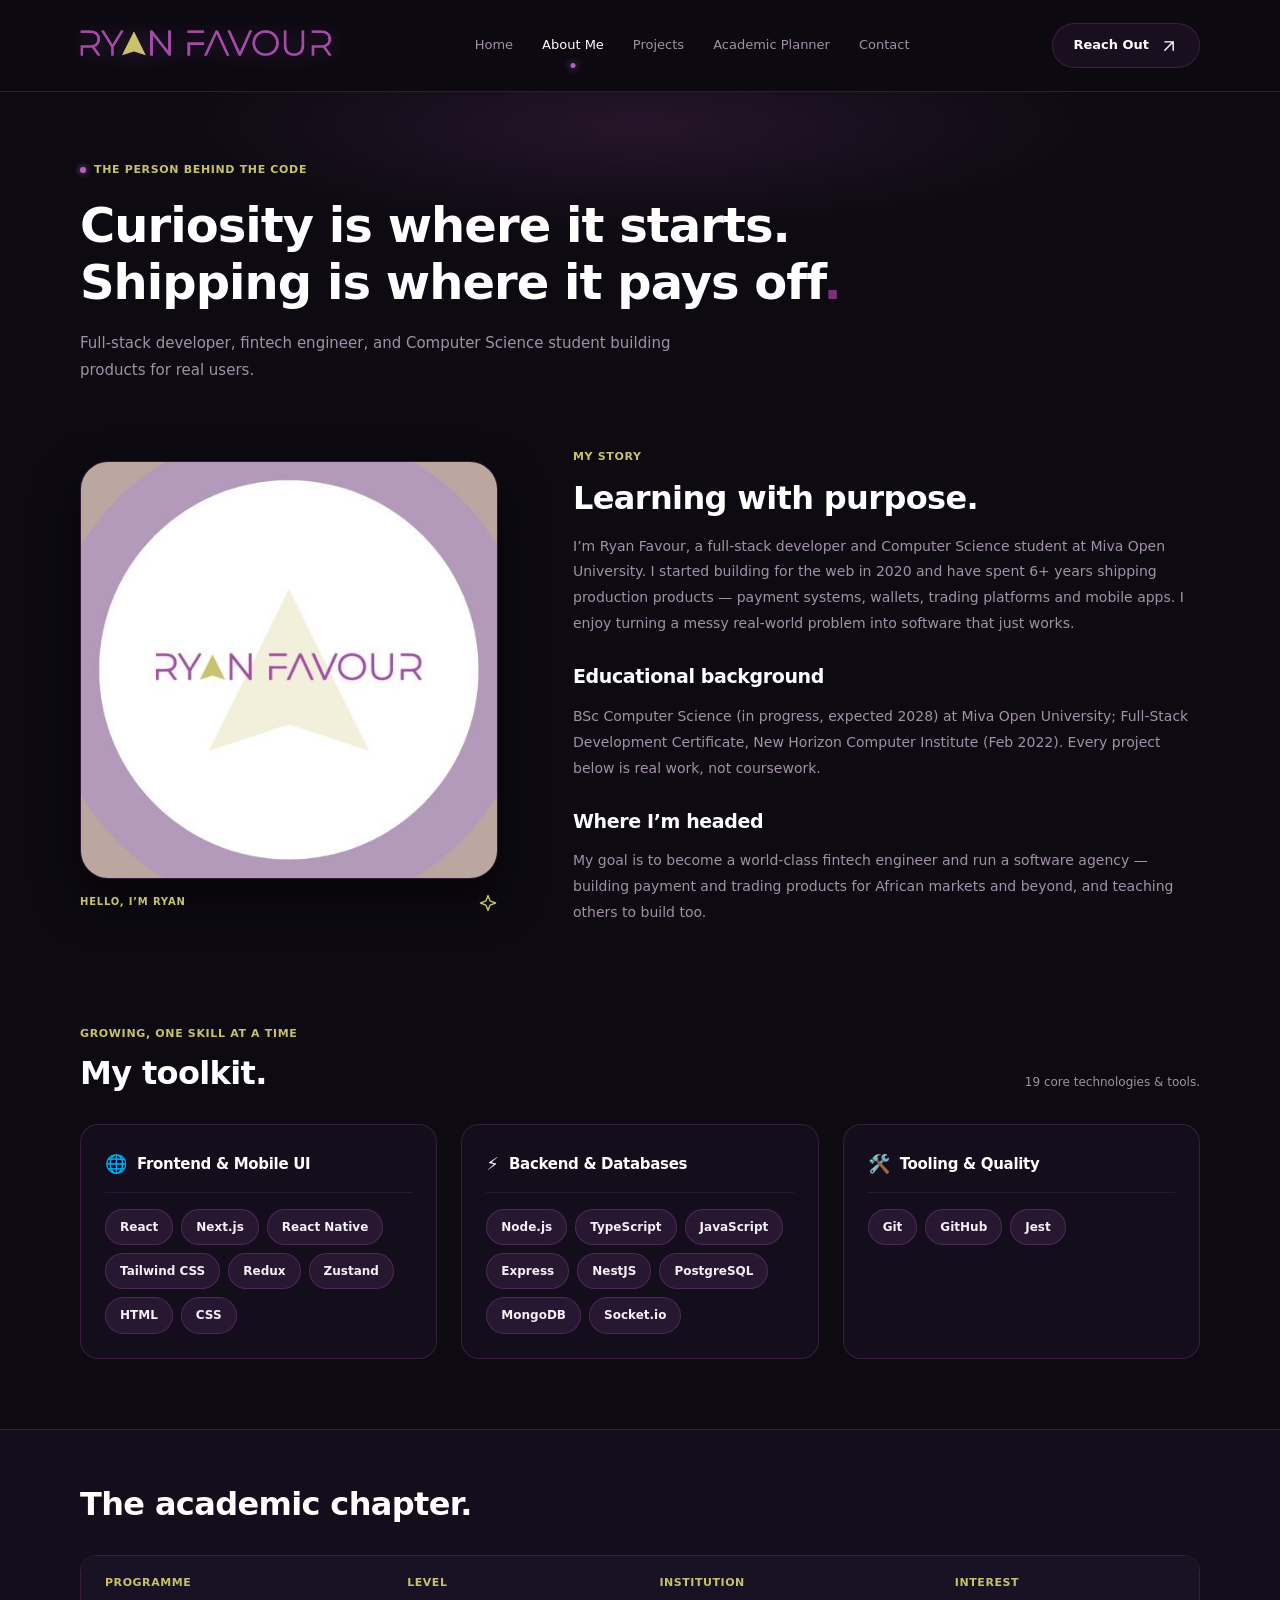
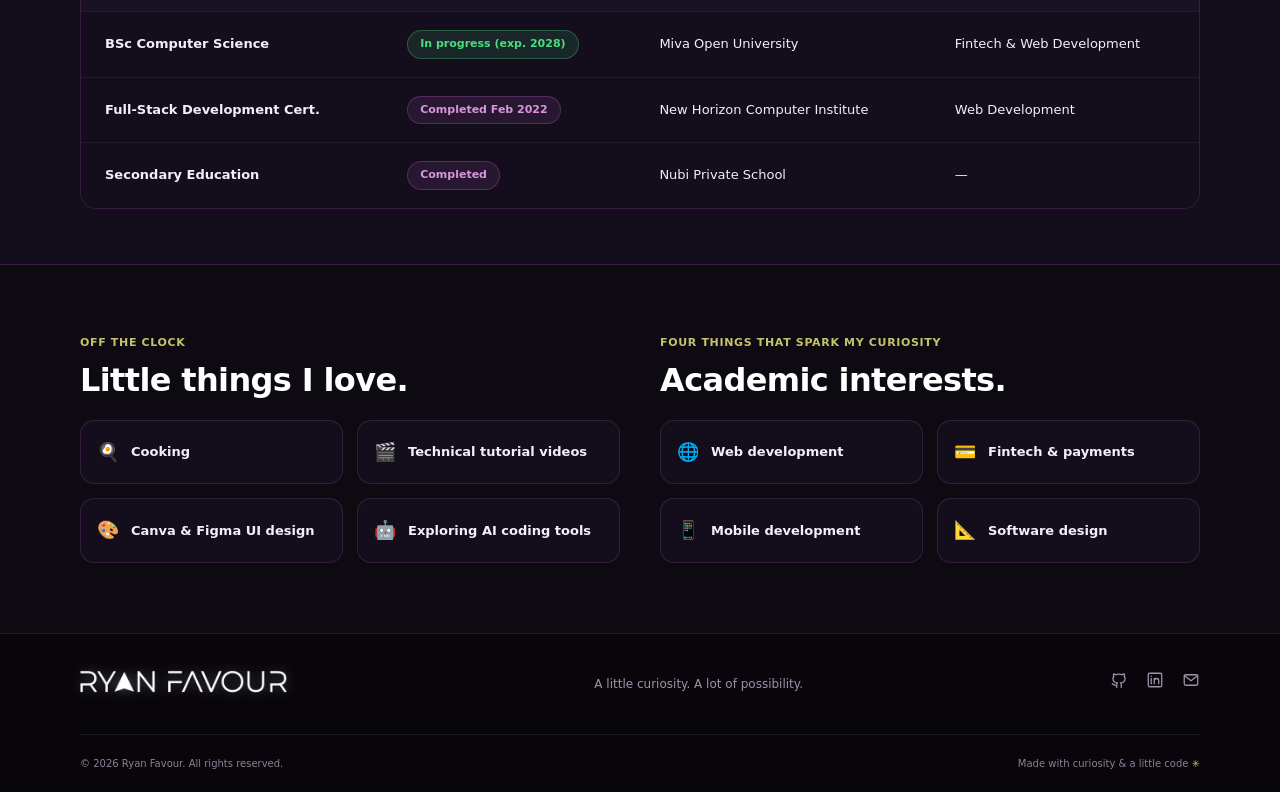
<file: html/about.html>
<!doctype html>
<html lang="en">
    <head>
        <meta charset="UTF-8" />
        <meta name="viewport" content="width=device-width, initial-scale=1.0" />
        <title>About Ryan | Ryan Favour</title>
        <meta
            name="description"
            content="Learn about Ryan Favour’s background, skills, education, and aspirations as a full-stack and fintech developer."
        />
        <meta property="og:title" content="About Ryan | Ryan Favour" />
        <meta
            property="og:description"
            content="Learn about Ryan Favour’s background, skills, education, and aspirations as a full-stack and fintech developer."
        />
        <meta property="og:type" content="website" />
        <meta name="twitter:card" content="summary_large_image" />
        <link rel="icon" href="../images/badge.jpg" />
        <link rel="icon" href="../images/favicon.svg" type="image/svg+xml" />
        <link rel="stylesheet" href="../css/style.css" />
        <script src="../js/script.js" defer></script>
    </head>
    <body>
        <a class="skip-link" href="#main">Skip to content</a>
        <header class="site-header">
            <div class="container nav-wrap">
                <a class="brand" href="/" aria-label="Ryan Favour">
                    <img
                        src="../images/logo.png"
                        alt="Ryan Favour"
                        class="site-logo"
                    />
                </a>
                <button
                    class="menu-toggle"
                    aria-label="Open navigation"
                    aria-expanded="false"
                >
                    <svg
                        viewBox="0 0 24 24"
                        width="20"
                        height="20"
                        fill="none"
                        stroke="currentColor"
                        stroke-width="1.7"
                        stroke-linecap="round"
                        stroke-linejoin="round"
                        aria-hidden="true"
                    >
                        <path d="M4 6h16M4 12h16M4 18h16" />
                    </svg>
                </button>
                <nav aria-label="Main navigation">
                    <a href="/">Home</a>
                    <a href="/html/about.html" aria-current="page">About Me</a>
                    <a href="/html/projects.html">Projects</a>
                    <a href="/html/planner.html">Academic Planner</a>
                    <a href="/html/contact.html">Contact</a>
                </nav>
                <a class="nav-cta" href="/html/contact.html">
                    Reach Out
                    <svg
                        viewBox="0 0 24 24"
                        width="20"
                        height="20"
                        fill="none"
                        stroke="currentColor"
                        stroke-width="1.7"
                        stroke-linecap="round"
                        stroke-linejoin="round"
                        aria-hidden="true"
                    >
                        <path d="M7 17 17 7M7 7h10v10" />
                    </svg>
                </a>
            </div>
        </header>
        <main id="main">
            <section class="page-intro container">
                <div class="eyebrow">
                    <span></span>THE PERSON BEHIND THE CODE
                </div>
                <h1>
                    Curiosity is where it starts. Shipping is where it pays
                    off<span class="blue-dot">.</span>
                </h1>
                <p>
                    Full-stack developer, fintech engineer, and Computer Science
                    student building products for real users.
                </p>
            </section>
            <section class="container about-layout">
                <div class="about-photo">
                    <img
                        src="../images/badge.jpg"
                        alt="Ryan Favour logo mark"
                        width="1024"
                        height="1024"
                    />
                    <span>
                        HELLO, I’M RYAN
                        <svg
                            viewBox="0 0 24 24"
                            width="20"
                            height="20"
                            fill="none"
                            stroke="currentColor"
                            stroke-width="1.7"
                            stroke-linecap="round"
                            stroke-linejoin="round"
                            aria-hidden="true"
                        >
                            <path
                                d="m12 3 2.5 6.5L21 12l-6.5 2.5L12 21l-2.5-6.5L3 12l6.5-2.5L12 3Z"
                            />
                        </svg>
                    </span>
                </div>
                <div>
                    <div class="eyebrow">MY STORY</div>
                    <h2>Learning with purpose.</h2>
                    <p>
                        I’m Ryan Favour, a full-stack developer and Computer
                        Science student at Miva Open University. I started
                        building for the web in 2020 and have spent 6+ years
                        shipping production products — payment systems, wallets,
                        trading platforms and mobile apps. I enjoy turning a
                        messy real-world problem into software that just works.
                    </p>
                    <h3>Educational background</h3>
                    <p>
                        BSc Computer Science (in progress, expected 2028) at
                        Miva Open University; Full-Stack Development
                        Certificate, New Horizon Computer Institute (Feb 2022).
                        Every project below is real work, not coursework.
                    </p>
                    <h3>Where I’m headed</h3>
                    <p>
                        My goal is to become a world-class fintech engineer and
                        run a software agency — building payment and trading
                        products for African markets and beyond, and teaching
                        others to build too.
                    </p>
                </div>
            </section>
            <section class="container section">
                <div class="section-heading">
                    <div>
                        <div class="eyebrow">GROWING, ONE SKILL AT A TIME</div>
                        <h2>My toolkit.</h2>
                    </div>
                    <span class="muted">19 core technologies &amp; tools.</span>
                </div>
                <div class="skills-category-grid">
                    <div class="skill-category-card">
                        <div class="skill-category-header">
                            <span class="skill-category-icon">🌐</span>
                            <h3>Frontend &amp; Mobile UI</h3>
                        </div>
                        <div class="skills-chips">
                            <span class="skill-chip">React</span>
                            <span class="skill-chip">Next.js</span>
                            <span class="skill-chip">React Native</span>
                            <span class="skill-chip">Tailwind CSS</span>
                            <span class="skill-chip">Redux</span>
                            <span class="skill-chip">Zustand</span>
                            <span class="skill-chip">HTML</span>
                            <span class="skill-chip">CSS</span>
                        </div>
                    </div>
                    <div class="skill-category-card">
                        <div class="skill-category-header">
                            <span class="skill-category-icon">⚡</span>
                            <h3>Backend &amp; Databases</h3>
                        </div>
                        <div class="skills-chips">
                            <span class="skill-chip">Node.js</span>
                            <span class="skill-chip">TypeScript</span>
                            <span class="skill-chip">JavaScript</span>
                            <span class="skill-chip">Express</span>
                            <span class="skill-chip">NestJS</span>
                            <span class="skill-chip">PostgreSQL</span>
                            <span class="skill-chip">MongoDB</span>
                            <span class="skill-chip">Socket.io</span>
                        </div>
                    </div>
                    <div class="skill-category-card">
                        <div class="skill-category-header">
                            <span class="skill-category-icon">🛠️</span>
                            <h3>Tooling &amp; Quality</h3>
                        </div>
                        <div class="skills-chips">
                            <span class="skill-chip">Git</span>
                            <span class="skill-chip">GitHub</span>
                            <span class="skill-chip">Jest</span>
                        </div>
                    </div>
                </div>
            </section>
            <section class="info-band">
                <div class="container">
                    <div class="section-heading">
                        <h2>The academic chapter.</h2>
                    </div>
                    <div class="table-scroll">
                        <table>
                            <thead>
                                <tr>
                                    <th>Programme</th>
                                    <th>Level</th>
                                    <th>Institution</th>
                                    <th>Interest</th>
                                </tr>
                            </thead>
                            <tbody>
                                <tr>
                                    <td>
                                        <strong>BSc Computer Science</strong>
                                    </td>
                                    <td>
                                        <span class="badge-status active"
                                            >In progress (exp. 2028)</span
                                        >
                                    </td>
                                    <td>Miva Open University</td>
                                    <td>Fintech &amp; Web Development</td>
                                </tr>
                                <tr>
                                    <td>
                                        <strong
                                            >Full-Stack Development
                                            Cert.</strong
                                        >
                                    </td>
                                    <td>
                                        <span class="badge-status completed"
                                            >Completed Feb 2022</span
                                        >
                                    </td>
                                    <td>New Horizon Computer Institute</td>
                                    <td>Web Development</td>
                                </tr>
                                <tr>
                                    <td>
                                        <strong>Secondary Education</strong>
                                    </td>
                                    <td>
                                        <span class="badge-status completed"
                                            >Completed</span
                                        >
                                    </td>
                                    <td>Nubi Private School</td>
                                    <td>—</td>
                                </tr>
                            </tbody>
                        </table>
                    </div>
                </div>
            </section>
            <section class="container section hobbies-grid">
                <div>
                    <div class="eyebrow">OFF THE CLOCK</div>
                    <h2>Little things I love.</h2>
                    <div class="tile-list">
                        <div class="tile-item">
                            <span class="tile-icon">🍳</span>
                            <span>Cooking</span>
                        </div>
                        <div class="tile-item">
                            <span class="tile-icon">🎬</span>
                            <span>Technical tutorial videos</span>
                        </div>
                        <div class="tile-item">
                            <span class="tile-icon">🎨</span>
                            <span>Canva &amp; Figma UI design</span>
                        </div>
                        <div class="tile-item">
                            <span class="tile-icon">🤖</span>
                            <span>Exploring AI coding tools</span>
                        </div>
                    </div>
                </div>
                <div>
                    <div class="eyebrow">
                        FOUR THINGS THAT SPARK MY CURIOSITY
                    </div>
                    <h2>Academic interests.</h2>
                    <div class="tile-list">
                        <div class="tile-item">
                            <span class="tile-icon">🌐</span>
                            <span>Web development</span>
                        </div>
                        <div class="tile-item">
                            <span class="tile-icon">💳</span>
                            <span>Fintech &amp; payments</span>
                        </div>
                        <div class="tile-item">
                            <span class="tile-icon">📱</span>
                            <span>Mobile development</span>
                        </div>
                        <div class="tile-item">
                            <span class="tile-icon">📐</span>
                            <span>Software design</span>
                        </div>
                    </div>
                </div>
            </section>
        </main>
        <footer>
            <div class="container footer-top">
                <a class="brand" href="/" aria-label="Ryan Favour">
                    <img
                        src="../images/logo.png"
                        alt="Ryan Favour"
                        class="site-logo"
                    />
                </a>
                <p>A little curiosity. A lot of possibility.</p>
                <div class="socials">
                    <a
                        href="https://github.com/"
                        target="_blank"
                        rel="noopener"
                        aria-label="GitHub"
                    >
                        <svg
                            viewBox="0 0 24 24"
                            width="20"
                            height="20"
                            fill="none"
                            stroke="currentColor"
                            stroke-width="1.7"
                            stroke-linecap="round"
                            stroke-linejoin="round"
                            aria-hidden="true"
                        >
                            <path
                                d="M9 19c-4 1-4-2-6-2m12 5v-4c0-1-.2-2-1-2 4-.5 6-2 6-6a5 5 0 0 0-1-3c.4-1 .4-2 0-3-2 0-3 1-3 1a12 12 0 0 0-8 0S6 4 5 4c-.4 1-.4 2 0 3a5 5 0 0 0-1 3c0 4 2 5.5 6 6-.8.5-1 1-1 2v4"
                            />
                        </svg>
                    </a>
                    <a
                        href="https://www.linkedin.com/"
                        target="_blank"
                        rel="noopener"
                        aria-label="LinkedIn"
                    >
                        <svg
                            viewBox="0 0 24 24"
                            width="20"
                            height="20"
                            fill="none"
                            stroke="currentColor"
                            stroke-width="1.7"
                            stroke-linecap="round"
                            stroke-linejoin="round"
                            aria-hidden="true"
                        >
                            <rect x="3" y="3" width="18" height="18" rx="2" />
                            <path
                                d="M7 10v7M7 7v.1M11 17v-7m0 3c0-4 6-4 6 0v4"
                            />
                        </svg>
                    </a>
                    <a href="/html/contact.html" aria-label="Contact Ryan">
                        <svg
                            viewBox="0 0 24 24"
                            width="20"
                            height="20"
                            fill="none"
                            stroke="currentColor"
                            stroke-width="1.7"
                            stroke-linecap="round"
                            stroke-linejoin="round"
                            aria-hidden="true"
                        >
                            <rect x="3" y="5" width="18" height="14" rx="2" />
                            <path d="m3 6 9 7 9-7" />
                        </svg>
                    </a>
                </div>
            </div>
            <div class="container footer-bottom">
                <span
                    >© <span class="year">2026</span> Ryan Favour. All rights
                    reserved.</span
                >
                <span
                    >Made with curiosity & a little code
                    <span class="blue-star">✳</span></span
                >
            </div>
        </footer>
    </body>
</html>
</file>
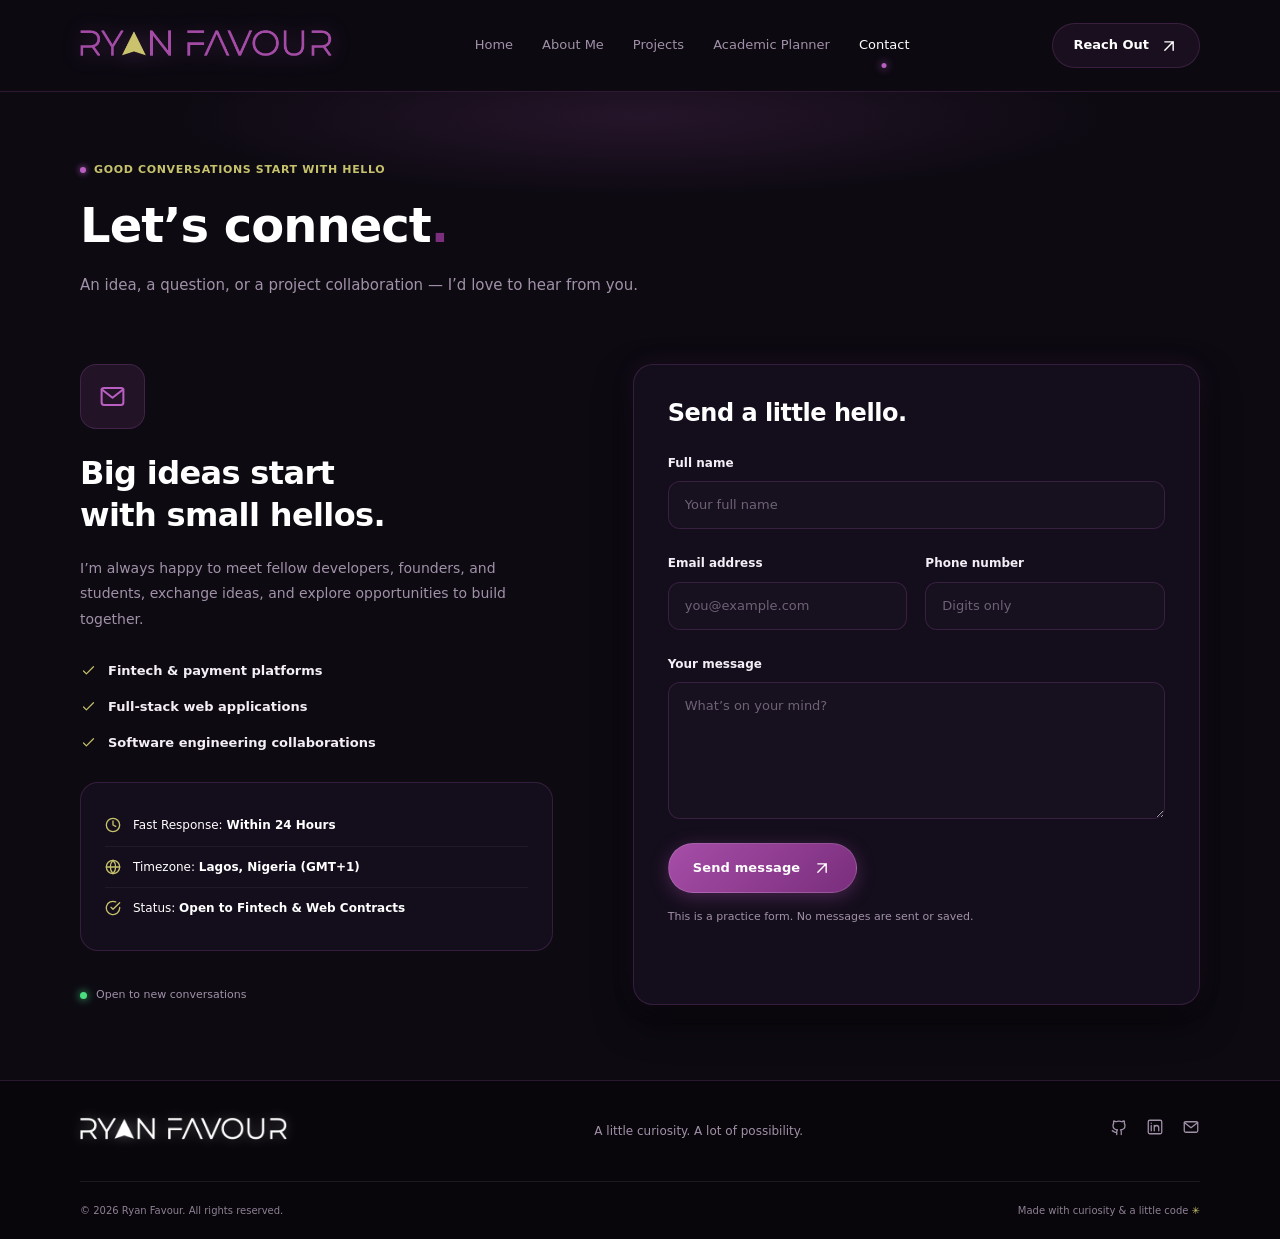
<file: html/contact.html>
<!doctype html>
<html lang="en">
    <head>
        <meta charset="UTF-8" />
        <meta name="viewport" content="width=device-width, initial-scale=1.0" />
        <title>Contact Ryan | Ryan Favour</title>
        <meta
            name="description"
            content="Connect with Ryan Favour about full-stack web development, fintech projects, and collaboration."
        />
        <meta property="og:title" content="Contact Ryan | Ryan Favour" />
        <meta
            property="og:description"
            content="Connect with Ryan Favour about full-stack web development, fintech projects, and collaboration."
        />
        <meta property="og:type" content="website" />
        <meta name="twitter:card" content="summary_large_image" />
        <link rel="icon" href="../images/badge.jpg" />
        <link rel="icon" href="../images/favicon.svg" type="image/svg+xml" />
        <link rel="stylesheet" href="../css/style.css" />
        <script src="../js/script.js" defer></script>
    </head>
    <body>
        <a class="skip-link" href="#main">Skip to content</a>
        <header class="site-header">
            <div class="container nav-wrap">
                <a class="brand" href="/" aria-label="Ryan Favour">
                    <img
                        src="../images/logo.png"
                        alt="Ryan Favour"
                        class="site-logo"
                    />
                </a>
                <button
                    class="menu-toggle"
                    aria-label="Open navigation"
                    aria-expanded="false"
                >
                    <svg
                        viewBox="0 0 24 24"
                        width="20"
                        height="20"
                        fill="none"
                        stroke="currentColor"
                        stroke-width="1.7"
                        stroke-linecap="round"
                        stroke-linejoin="round"
                        aria-hidden="true"
                    >
                        <path d="M4 6h16M4 12h16M4 18h16" />
                    </svg>
                </button>
                <nav aria-label="Main navigation">
                    <a href="/">Home</a>
                    <a href="/html/about.html">About Me</a>
                    <a href="/html/projects.html">Projects</a>
                    <a href="/html/planner.html">Academic Planner</a>
                    <a href="/html/contact.html" aria-current="page">Contact</a>
                </nav>
                <a class="nav-cta" href="/html/contact.html">
                    Reach Out
                    <svg
                        viewBox="0 0 24 24"
                        width="20"
                        height="20"
                        fill="none"
                        stroke="currentColor"
                        stroke-width="1.7"
                        stroke-linecap="round"
                        stroke-linejoin="round"
                        aria-hidden="true"
                    >
                        <path d="M7 17 17 7M7 7h10v10" />
                    </svg>
                </a>
            </div>
        </header>
        <main id="main">
            <section class="page-intro container">
                <div class="eyebrow">
                    <span></span>GOOD CONVERSATIONS START WITH HELLO
                </div>
                <h1>Let’s connect<span class="blue-dot">.</span></h1>
                <p>
                    An idea, a question, or a project collaboration — I’d love
                    to hear from you.
                </p>
            </section>
            <section class="container contact-layout">
                <div class="contact-copy">
                    <span class="large-icon">
                        <svg
                            viewBox="0 0 24 24"
                            width="20"
                            height="20"
                            fill="none"
                            stroke="currentColor"
                            stroke-width="1.7"
                            stroke-linecap="round"
                            stroke-linejoin="round"
                            aria-hidden="true"
                        >
                            <rect x="3" y="5" width="18" height="14" rx="2" />
                            <path d="m3 6 9 7 9-7" />
                        </svg>
                    </span>
                    <h2>Big ideas start<br />with small hellos.</h2>
                    <p>
                        I’m always happy to meet fellow developers, founders,
                        and students, exchange ideas, and explore opportunities
                        to build together.
                    </p>
                    <div class="contact-topics">
                        <span>
                            <svg
                                viewBox="0 0 24 24"
                                width="20"
                                height="20"
                                fill="none"
                                stroke="currentColor"
                                stroke-width="1.7"
                                stroke-linecap="round"
                                stroke-linejoin="round"
                                aria-hidden="true"
                            >
                                <path d="m5 12 4 4L19 6" />
                            </svg>
                            Fintech &amp; payment platforms
                        </span>
                        <span>
                            <svg
                                viewBox="0 0 24 24"
                                width="20"
                                height="20"
                                fill="none"
                                stroke="currentColor"
                                stroke-width="1.7"
                                stroke-linecap="round"
                                stroke-linejoin="round"
                                aria-hidden="true"
                            >
                                <path d="m5 12 4 4L19 6" />
                            </svg>
                            Full-stack web applications
                        </span>
                        <span>
                            <svg
                                viewBox="0 0 24 24"
                                width="20"
                                height="20"
                                fill="none"
                                stroke="currentColor"
                                stroke-width="1.7"
                                stroke-linecap="round"
                                stroke-linejoin="round"
                                aria-hidden="true"
                            >
                                <path d="m5 12 4 4L19 6" />
                            </svg>
                            Software engineering collaborations
                        </span>
                    </div>

                    <!-- Developer Availability Card -->
                    <div class="availability-card">
                        <div class="avail-item">
                            <svg
                                viewBox="0 0 24 24"
                                fill="none"
                                stroke="currentColor"
                                stroke-width="2"
                                stroke-linecap="round"
                                stroke-linejoin="round"
                            >
                                <circle cx="12" cy="12" r="10" />
                                <polyline points="12 6 12 12 16 14" />
                            </svg>
                            <span
                                >Fast Response:
                                <strong>Within 24 Hours</strong></span
                            >
                        </div>
                        <div class="avail-item">
                            <svg
                                viewBox="0 0 24 24"
                                fill="none"
                                stroke="currentColor"
                                stroke-width="2"
                                stroke-linecap="round"
                                stroke-linejoin="round"
                            >
                                <circle cx="12" cy="12" r="10" />
                                <path
                                    d="M12 2a14.5 14.5 0 0 0 0 20 14.5 14.5 0 0 0 0-20"
                                />
                                <path d="M2 12h20" />
                            </svg>
                            <span
                                >Timezone:
                                <strong>Lagos, Nigeria (GMT+1)</strong></span
                            >
                        </div>
                        <div class="avail-item">
                            <svg
                                viewBox="0 0 24 24"
                                fill="none"
                                stroke="currentColor"
                                stroke-width="2"
                                stroke-linecap="round"
                                stroke-linejoin="round"
                            >
                                <path d="M22 11.08V12a10 10 0 1 1-5.93-9.14" />
                                <polyline points="22 4 12 14.01 9 11.01" />
                            </svg>
                            <span
                                >Status:
                                <strong
                                    >Open to Fintech &amp; Web Contracts</strong
                                ></span
                            >
                        </div>
                    </div>

                    <div class="contact-note">
                        <span class="status-dot"></span>Open to new
                        conversations
                    </div>
                </div>
                <form id="contact-form" class="contact-form" novalidate>
                    <h2>Send a little hello.</h2>
                    <div class="field">
                        <label for="full-name">Full name</label>
                        <input
                            id="full-name"
                            name="fullName"
                            autocomplete="name"
                            placeholder="Your full name"
                            required
                            aria-describedby="full-name-error"
                        />
                        <span class="field-error" id="full-name-error"></span>
                    </div>
                    <div class="contact-fields">
                        <div class="field">
                            <label for="email">Email address</label>
                            <input
                                id="email"
                                name="email"
                                type="email"
                                autocomplete="email"
                                placeholder="you@example.com"
                                required
                                aria-describedby="email-error"
                            />
                            <span class="field-error" id="email-error"></span>
                        </div>
                        <div class="field">
                            <label for="phone">Phone number</label>
                            <input
                                id="phone"
                                name="phone"
                                type="tel"
                                inputmode="numeric"
                                autocomplete="tel"
                                placeholder="Digits only"
                                required
                                aria-describedby="phone-error"
                            />
                            <span class="field-error" id="phone-error"></span>
                        </div>
                    </div>
                    <div class="field">
                        <label for="message">Your message</label>
                        <textarea
                            id="message"
                            name="message"
                            rows="5"
                            placeholder="What’s on your mind?"
                            required
                            aria-describedby="message-error"
                        ></textarea>
                        <span class="field-error" id="message-error"></span>
                    </div>
                    <button class="button primary" type="submit">
                        Send message
                        <svg
                            viewBox="0 0 24 24"
                            width="20"
                            height="20"
                            fill="none"
                            stroke="currentColor"
                            stroke-width="1.7"
                            stroke-linecap="round"
                            stroke-linejoin="round"
                            aria-hidden="true"
                        >
                            <path d="M7 17 17 7M7 7h10v10" />
                        </svg>
                    </button>
                    <p class="form-note">
                        This is a practice form. No messages are sent or saved.
                    </p>
                    <div
                        class="form-success"
                        id="form-success"
                        role="status"
                        hidden
                    >
                        Your message looks great! This demo has validated it,
                        but has not sent it.
                    </div>
                </form>
            </section>
        </main>
        <footer>
            <div class="container footer-top">
                <a class="brand" href="/" aria-label="Ryan Favour">
                    <img
                        src="../images/logo.png"
                        alt="Ryan Favour"
                        class="site-logo"
                    />
                </a>
                <p>A little curiosity. A lot of possibility.</p>
                <div class="socials">
                    <a
                        href="https://github.com/"
                        target="_blank"
                        rel="noopener"
                        aria-label="GitHub"
                    >
                        <svg
                            viewBox="0 0 24 24"
                            width="20"
                            height="20"
                            fill="none"
                            stroke="currentColor"
                            stroke-width="1.7"
                            stroke-linecap="round"
                            stroke-linejoin="round"
                            aria-hidden="true"
                        >
                            <path
                                d="M9 19c-4 1-4-2-6-2m12 5v-4c0-1-.2-2-1-2 4-.5 6-2 6-6a5 5 0 0 0-1-3c.4-1 .4-2 0-3-2 0-3 1-3 1a12 12 0 0 0-8 0S6 4 5 4c-.4 1-.4 2 0 3a5 5 0 0 0-1 3c0 4 2 5.5 6 6-.8.5-1 1-1 2v4"
                            />
                        </svg>
                    </a>
                    <a
                        href="https://www.linkedin.com/"
                        target="_blank"
                        rel="noopener"
                        aria-label="LinkedIn"
                    >
                        <svg
                            viewBox="0 0 24 24"
                            width="20"
                            height="20"
                            fill="none"
                            stroke="currentColor"
                            stroke-width="1.7"
                            stroke-linecap="round"
                            stroke-linejoin="round"
                            aria-hidden="true"
                        >
                            <rect x="3" y="3" width="18" height="18" rx="2" />
                            <path
                                d="M7 10v7M7 7v.1M11 17v-7m0 3c0-4 6-4 6 0v4"
                            />
                        </svg>
                    </a>
                    <a href="/html/contact.html" aria-label="Contact Ryan">
                        <svg
                            viewBox="0 0 24 24"
                            width="20"
                            height="20"
                            fill="none"
                            stroke="currentColor"
                            stroke-width="1.7"
                            stroke-linecap="round"
                            stroke-linejoin="round"
                            aria-hidden="true"
                        >
                            <rect x="3" y="5" width="18" height="14" rx="2" />
                            <path d="m3 6 9 7 9-7" />
                        </svg>
                    </a>
                </div>
            </div>
            <div class="container footer-bottom">
                <span
                    >© <span class="year">2026</span> Ryan Favour. All rights
                    reserved.</span
                >
                <span
                    >Made with curiosity & a little code
                    <span class="blue-star">✳</span></span
                >
            </div>
        </footer>
    </body>
</html>
</file>
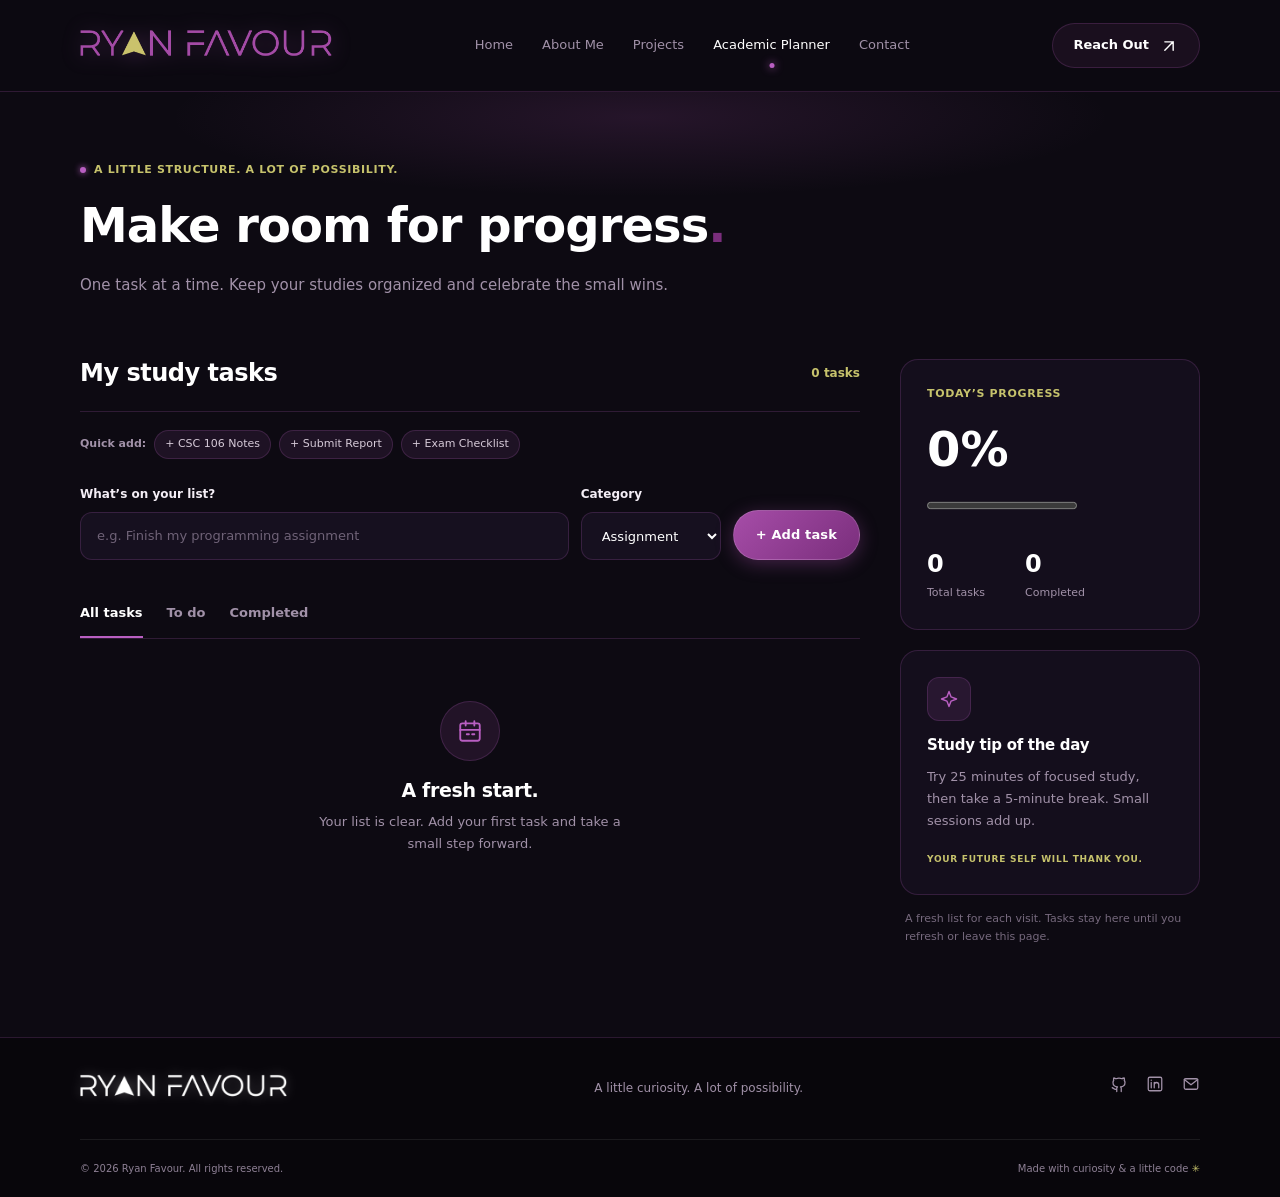
<file: html/planner.html>
<!doctype html>
<html lang="en">
    <head>
        <meta charset="UTF-8" />
        <meta name="viewport" content="width=device-width, initial-scale=1.0" />
        <title>Academic Planner | Ryan Favour</title>
        <meta
            name="description"
            content="Organize assignments, revision, exams, and personal tasks in Ryan Favour’s academic planner."
        />
        <meta property="og:title" content="Academic Planner | Ryan Favour" />
        <meta
            property="og:description"
            content="Organize assignments, revision, exams, and personal tasks in Ryan Favour’s academic planner."
        />
        <meta property="og:type" content="website" />
        <meta name="twitter:card" content="summary_large_image" />
        <link rel="icon" href="../images/badge.jpg" />
        <link rel="icon" href="../images/favicon.svg" type="image/svg+xml" />
        <link rel="stylesheet" href="../css/style.css" />
        <script src="../js/script.js" defer></script>
    </head>
    <body>
        <a class="skip-link" href="#main">Skip to content</a>
        <header class="site-header">
            <div class="container nav-wrap">
                <a class="brand" href="/" aria-label="Ryan Favour">
                    <img
                        src="../images/logo.png"
                        alt="Ryan Favour"
                        class="site-logo"
                    />
                </a>
                <button
                    class="menu-toggle"
                    aria-label="Open navigation"
                    aria-expanded="false"
                >
                    <svg
                        viewBox="0 0 24 24"
                        width="20"
                        height="20"
                        fill="none"
                        stroke="currentColor"
                        stroke-width="1.7"
                        stroke-linecap="round"
                        stroke-linejoin="round"
                        aria-hidden="true"
                    >
                        <path d="M4 6h16M4 12h16M4 18h16" />
                    </svg>
                </button>
                <nav aria-label="Main navigation">
                    <a href="/">Home</a>
                    <a href="/html/about.html">About Me</a>
                    <a href="/html/projects.html">Projects</a>
                    <a href="/html/planner.html" aria-current="page"
                        >Academic Planner</a
                    >
                    <a href="/html/contact.html">Contact</a>
                </nav>
                <a class="nav-cta" href="/html/contact.html">
                    Reach Out
                    <svg
                        viewBox="0 0 24 24"
                        width="20"
                        height="20"
                        fill="none"
                        stroke="currentColor"
                        stroke-width="1.7"
                        stroke-linecap="round"
                        stroke-linejoin="round"
                        aria-hidden="true"
                    >
                        <path d="M7 17 17 7M7 7h10v10" />
                    </svg>
                </a>
            </div>
        </header>
        <main id="main">
            <section class="page-intro container">
                <div class="eyebrow">
                    <span></span>A LITTLE STRUCTURE. A LOT OF POSSIBILITY.
                </div>
                <h1>Make room for progress<span class="blue-dot">.</span></h1>
                <p>
                    One task at a time. Keep your studies organized and
                    celebrate the small wins.
                </p>
            </section>
            <section class="container planner-layout">
                <div class="planner-main">
                    <div class="planner-heading">
                        <h2>My study tasks</h2>
                        <span id="task-count">0 tasks</span>
                    </div>
                    <div class="quick-tasks">
                        <span class="quick-task-label">Quick add:</span>
                        <button
                            type="button"
                            class="quick-chip"
                            onclick="
                                document.getElementById('task-input').value =
                                    'Review CSC 106 study notes';
                                document.getElementById('task-category').value =
                                    'Revision';
                            "
                        >
                            + CSC 106 Notes
                        </button>
                        <button
                            type="button"
                            class="quick-chip"
                            onclick="
                                document.getElementById('task-input').value =
                                    'Finalize and submit portfolio report';
                                document.getElementById('task-category').value =
                                    'Assignment';
                            "
                        >
                            + Submit Report
                        </button>
                        <button
                            type="button"
                            class="quick-chip"
                            onclick="
                                document.getElementById('task-input').value =
                                    'Prepare Exam Revision Checklist';
                                document.getElementById('task-category').value =
                                    'Examination';
                            "
                        >
                            + Exam Checklist
                        </button>
                    </div>
                    <!-- Tasks live in a JavaScript array for this session. -->
                    <form id="task-form" class="task-form">
                        <div class="field">
                            <label for="task-input">What’s on your list?</label>
                            <input
                                id="task-input"
                                name="task"
                                placeholder="e.g. Finish my programming assignment"
                                maxlength="180"
                                required
                            />
                        </div>
                        <div class="field">
                            <label for="task-category">Category</label>
                            <select id="task-category">
                                <option>Assignment</option>
                                <option>Revision</option>
                                <option>Examination</option>
                                <option>Personal</option>
                            </select>
                        </div>
                        <button class="button primary" type="submit">
                            + Add task
                        </button>
                    </form>
                    <div
                        class="task-tabs"
                        role="group"
                        aria-label="Filter tasks"
                    >
                        <button
                            class="selected"
                            data-filter="all"
                            aria-pressed="true"
                        >
                            All tasks
                        </button>
                        <button data-filter="active" aria-pressed="false">
                            To do
                        </button>
                        <button data-filter="completed" aria-pressed="false">
                            Completed
                        </button>
                    </div>
                    <ul id="task-list" class="task-list"></ul>
                    <div id="empty-tasks" class="empty-state">
                        <span class="empty-icon">
                            <svg
                                viewBox="0 0 24 24"
                                width="20"
                                height="20"
                                fill="none"
                                stroke="currentColor"
                                stroke-width="1.7"
                                stroke-linecap="round"
                                stroke-linejoin="round"
                                aria-hidden="true"
                            >
                                <rect
                                    x="3"
                                    y="5"
                                    width="18"
                                    height="16"
                                    rx="2"
                                />
                                <path d="M16 3v4M8 3v4M3 11h18m-12 4h2m3 0h2" />
                            </svg>
                        </span>
                        <h3>A fresh start.</h3>
                        <p>
                            Your list is clear. Add your first task and take a
                            small step forward.
                        </p>
                    </div>
                </div>
                <aside class="planner-aside">
                    <div class="progress-summary">
                        <div class="eyebrow">TODAY’S PROGRESS</div>
                        <strong id="completion-percent">0%</strong>
                        <progress
                            id="task-progress"
                            value="0"
                            max="100"
                            aria-label="Task completion"
                        >
                            0%
                        </progress>
                        <div class="summary-numbers">
                            <div>
                                <strong id="total-tasks">0</strong>
                                <span>Total tasks</span>
                            </div>
                            <div>
                                <strong id="completed-tasks">0</strong>
                                <span>Completed</span>
                            </div>
                        </div>
                    </div>
                    <div class="study-tip">
                        <span class="icon-box">
                            <svg
                                viewBox="0 0 24 24"
                                width="20"
                                height="20"
                                fill="none"
                                stroke="currentColor"
                                stroke-width="1.7"
                                stroke-linecap="round"
                                stroke-linejoin="round"
                                aria-hidden="true"
                            >
                                <path
                                    d="m12 3 2.5 6.5L21 12l-6.5 2.5L12 21l-2.5-6.5L3 12l6.5-2.5L12 3Z"
                                />
                            </svg>
                        </span>
                        <h3>Study tip of the day</h3>
                        <p id="study-tip"></p>
                        <span>YOUR FUTURE SELF WILL THANK YOU.</span>
                    </div>
                    <p class="session-note">
                        A fresh list for each visit. Tasks stay here until you
                        refresh or leave this page.
                    </p>
                </aside>
            </section>
        </main>
        <footer>
            <div class="container footer-top">
                <a class="brand" href="/" aria-label="Ryan Favour">
                    <img
                        src="../images/logo.png"
                        alt="Ryan Favour"
                        class="site-logo"
                    />
                </a>
                <p>A little curiosity. A lot of possibility.</p>
                <div class="socials">
                    <a
                        href="https://github.com/"
                        target="_blank"
                        rel="noopener"
                        aria-label="GitHub"
                    >
                        <svg
                            viewBox="0 0 24 24"
                            width="20"
                            height="20"
                            fill="none"
                            stroke="currentColor"
                            stroke-width="1.7"
                            stroke-linecap="round"
                            stroke-linejoin="round"
                            aria-hidden="true"
                        >
                            <path
                                d="M9 19c-4 1-4-2-6-2m12 5v-4c0-1-.2-2-1-2 4-.5 6-2 6-6a5 5 0 0 0-1-3c.4-1 .4-2 0-3-2 0-3 1-3 1a12 12 0 0 0-8 0S6 4 5 4c-.4 1-.4 2 0 3a5 5 0 0 0-1 3c0 4 2 5.5 6 6-.8.5-1 1-1 2v4"
                            />
                        </svg>
                    </a>
                    <a
                        href="https://www.linkedin.com/"
                        target="_blank"
                        rel="noopener"
                        aria-label="LinkedIn"
                    >
                        <svg
                            viewBox="0 0 24 24"
                            width="20"
                            height="20"
                            fill="none"
                            stroke="currentColor"
                            stroke-width="1.7"
                            stroke-linecap="round"
                            stroke-linejoin="round"
                            aria-hidden="true"
                        >
                            <rect x="3" y="3" width="18" height="18" rx="2" />
                            <path
                                d="M7 10v7M7 7v.1M11 17v-7m0 3c0-4 6-4 6 0v4"
                            />
                        </svg>
                    </a>
                    <a href="/html/contact.html" aria-label="Contact Ryan">
                        <svg
                            viewBox="0 0 24 24"
                            width="20"
                            height="20"
                            fill="none"
                            stroke="currentColor"
                            stroke-width="1.7"
                            stroke-linecap="round"
                            stroke-linejoin="round"
                            aria-hidden="true"
                        >
                            <rect x="3" y="5" width="18" height="14" rx="2" />
                            <path d="m3 6 9 7 9-7" />
                        </svg>
                    </a>
                </div>
            </div>
            <div class="container footer-bottom">
                <span
                    >© <span class="year">2026</span> Ryan Favour. All rights
                    reserved.</span
                >
                <span
                    >Made with curiosity & a little code
                    <span class="blue-star">✳</span></span
                >
            </div>
        </footer>
    </body>
</html>
</file>
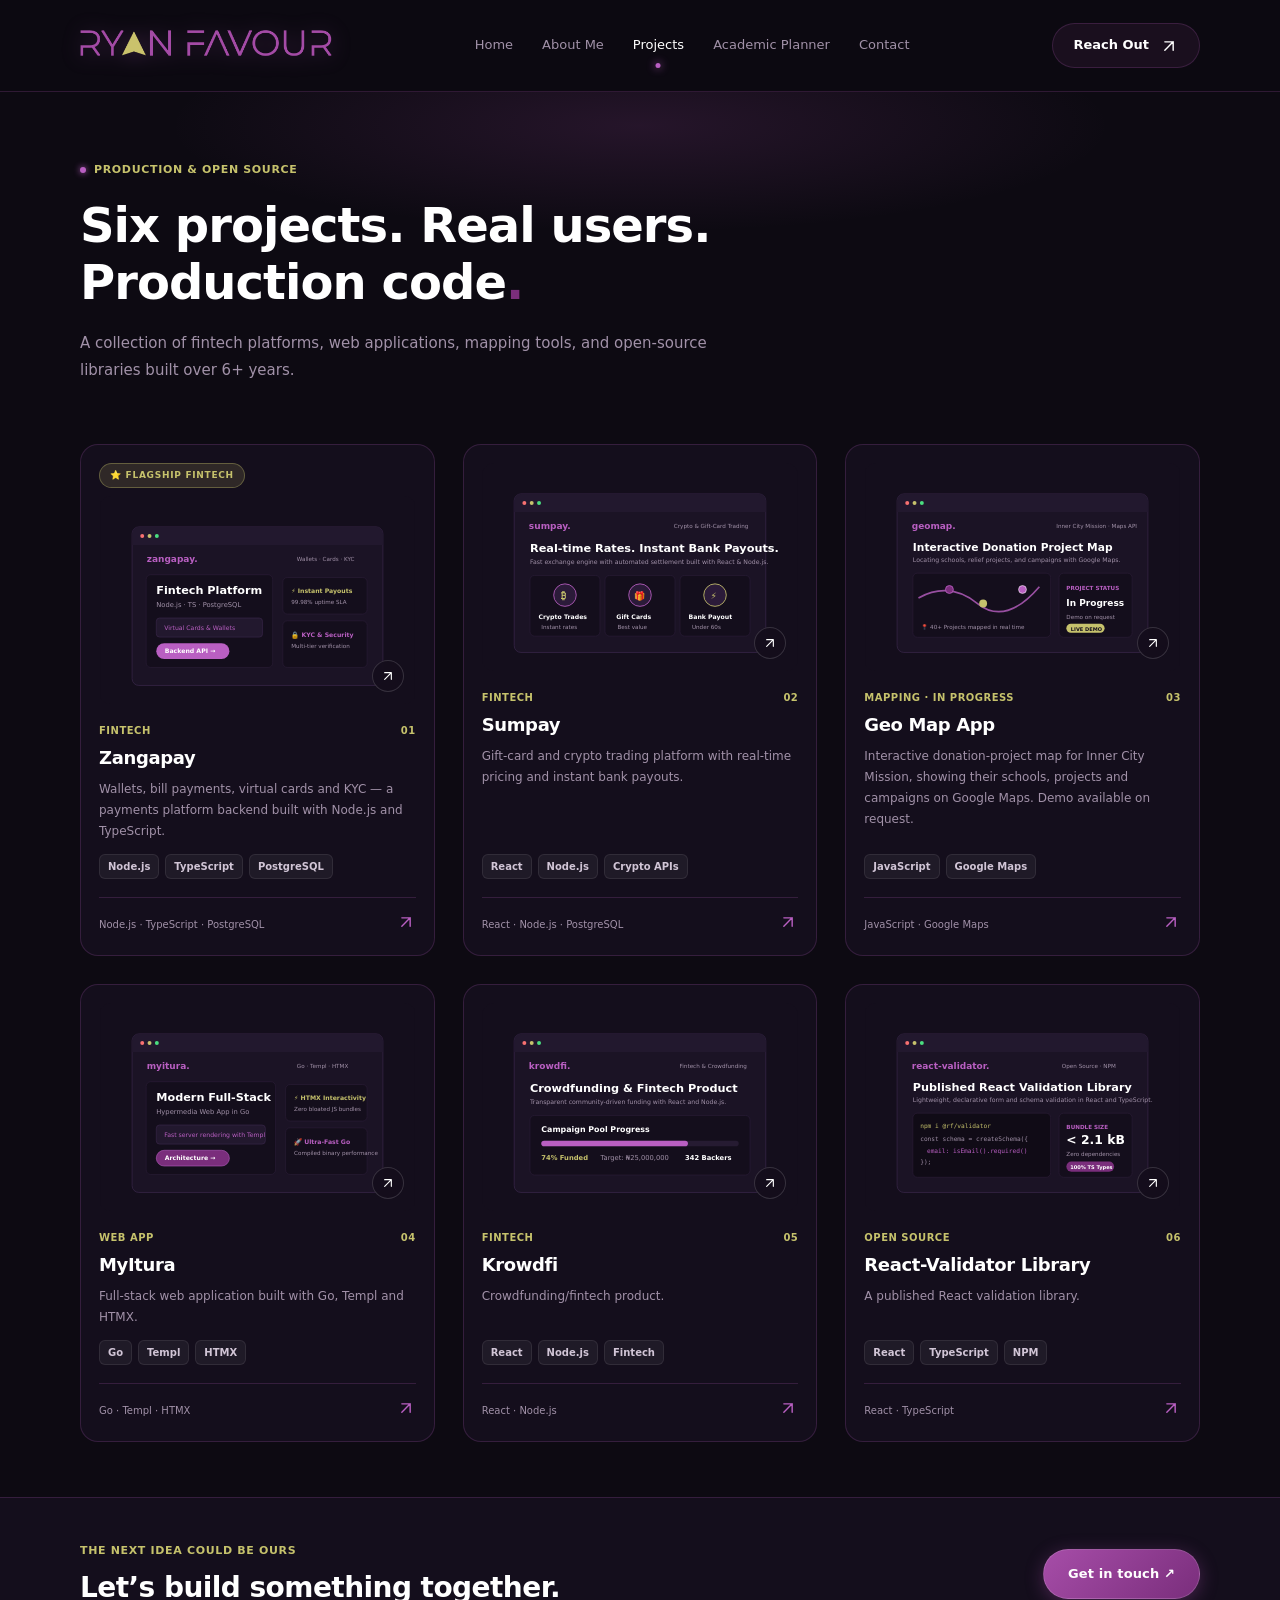
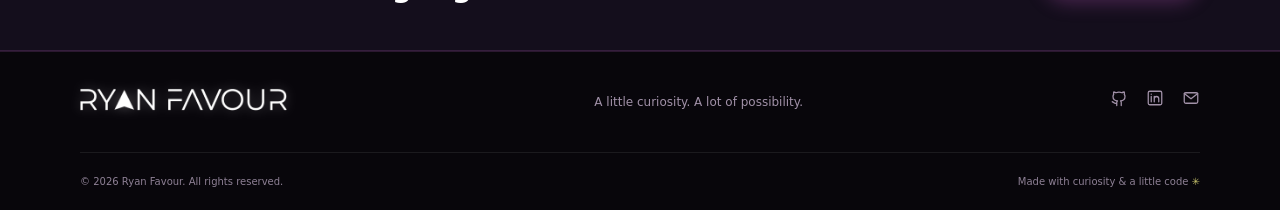
<file: html/projects.html>
<!doctype html>
<html lang="en">
    <head>
        <meta charset="UTF-8" />
        <meta name="viewport" content="width=device-width, initial-scale=1.0" />
        <title>Projects | Ryan Favour</title>
        <meta
            name="description"
            content="Explore Ryan Favour’s six projects across fintech platforms, web applications, mapping tools and open-source libraries."
        />
        <meta property="og:title" content="Projects | Ryan Favour" />
        <meta
            property="og:description"
            content="Explore Ryan Favour’s six projects across fintech platforms, web applications, mapping tools and open-source libraries."
        />
        <meta property="og:type" content="website" />
        <meta name="twitter:card" content="summary_large_image" />
        <link rel="icon" href="../images/badge.jpg" />
        <link rel="icon" href="../images/favicon.svg" type="image/svg+xml" />
        <link rel="stylesheet" href="../css/style.css" />
        <script src="../js/script.js" defer></script>
    </head>
    <body>
        <a class="skip-link" href="#main">Skip to content</a>
        <header class="site-header">
            <div class="container nav-wrap">
                <a class="brand" href="/" aria-label="Ryan Favour">
                    <img
                        src="../images/logo.png"
                        alt="Ryan Favour"
                        class="site-logo"
                    />
                </a>
                <button
                    class="menu-toggle"
                    aria-label="Open navigation"
                    aria-expanded="false"
                >
                    <svg
                        viewBox="0 0 24 24"
                        width="20"
                        height="20"
                        fill="none"
                        stroke="currentColor"
                        stroke-width="1.7"
                        stroke-linecap="round"
                        stroke-linejoin="round"
                        aria-hidden="true"
                    >
                        <path d="M4 6h16M4 12h16M4 18h16" />
                    </svg>
                </button>
                <nav aria-label="Main navigation">
                    <a href="/">Home</a>
                    <a href="/html/about.html">About Me</a>
                    <a href="/html/projects.html" aria-current="page"
                        >Projects</a
                    >
                    <a href="/html/planner.html">Academic Planner</a>
                    <a href="/html/contact.html">Contact</a>
                </nav>
                <a class="nav-cta" href="/html/contact.html">
                    Reach Out
                    <svg
                        viewBox="0 0 24 24"
                        width="20"
                        height="20"
                        fill="none"
                        stroke="currentColor"
                        stroke-width="1.7"
                        stroke-linecap="round"
                        stroke-linejoin="round"
                        aria-hidden="true"
                    >
                        <path d="M7 17 17 7M7 7h10v10" />
                    </svg>
                </a>
            </div>
        </header>
        <main id="main">
            <section class="page-intro container">
                <div class="eyebrow">
                    <span></span>PRODUCTION &amp; OPEN SOURCE
                </div>
                <h1>
                    Six projects. Real users. Production code<span
                        class="blue-dot"
                        >.</span
                    >
                </h1>
                <p>
                    A collection of fintech platforms, web applications, mapping
                    tools, and open-source libraries built over 6+ years.
                </p>
            </section>
            <section class="container projects-section">
                <div class="project-grid">
                    <article class="project-card">
                        <span class="flagship-tag">⭐ FLAGSHIP FINTECH</span>
                        <a
                            href="/html/projects.html?project=0"
                            class="project-image-link"
                            aria-label="View Zangapay"
                        >
                            <img
                                src="../images/project1.svg"
                                alt="Preview of Zangapay"
                                width="640"
                                height="420"
                                loading="lazy"
                            />
                            <span class="image-arrow">
                                <svg
                                    viewBox="0 0 24 24"
                                    width="20"
                                    height="20"
                                    fill="none"
                                    stroke="currentColor"
                                    stroke-width="1.7"
                                    stroke-linecap="round"
                                    stroke-linejoin="round"
                                    aria-hidden="true"
                                >
                                    <path d="M7 17 17 7M7 7h10v10" />
                                </svg>
                            </span>
                        </a>
                        <div class="project-meta">
                            <span>Fintech</span><span>01</span>
                        </div>
                        <h3>
                            <a href="/html/projects.html?project=0">Zangapay</a>
                        </h3>
                        <p>
                            Wallets, bill payments, virtual cards and KYC — a
                            payments platform backend built with Node.js and
                            TypeScript.
                        </p>
                        <div class="tech-badges">
                            <span class="tech-tag">Node.js</span>
                            <span class="tech-tag">TypeScript</span>
                            <span class="tech-tag">PostgreSQL</span>
                        </div>
                        <div class="project-bottom">
                            <span>Node.js · TypeScript · PostgreSQL</span>
                            <a
                                href="/html/projects.html?project=0"
                                aria-label="View Zangapay"
                            >
                                <svg
                                    viewBox="0 0 24 24"
                                    width="20"
                                    height="20"
                                    fill="none"
                                    stroke="currentColor"
                                    stroke-width="1.7"
                                    stroke-linecap="round"
                                    stroke-linejoin="round"
                                    aria-hidden="true"
                                >
                                    <path d="M7 17 17 7M7 7h10v10" />
                                </svg>
                            </a>
                        </div>
                    </article>
                    <article class="project-card">
                        <a
                            href="/html/projects.html?project=1"
                            class="project-image-link"
                            aria-label="View Sumpay"
                        >
                            <img
                                src="../images/project2.svg"
                                alt="Preview of Sumpay"
                                width="640"
                                height="420"
                                loading="lazy"
                            />
                            <span class="image-arrow">
                                <svg
                                    viewBox="0 0 24 24"
                                    width="20"
                                    height="20"
                                    fill="none"
                                    stroke="currentColor"
                                    stroke-width="1.7"
                                    stroke-linecap="round"
                                    stroke-linejoin="round"
                                    aria-hidden="true"
                                >
                                    <path d="M7 17 17 7M7 7h10v10" />
                                </svg>
                            </span>
                        </a>
                        <div class="project-meta">
                            <span>Fintech</span><span>02</span>
                        </div>
                        <h3>
                            <a href="/html/projects.html?project=1">Sumpay</a>
                        </h3>
                        <p>
                            Gift-card and crypto trading platform with real-time
                            pricing and instant bank payouts.
                        </p>
                        <div class="tech-badges">
                            <span class="tech-tag">React</span>
                            <span class="tech-tag">Node.js</span>
                            <span class="tech-tag">Crypto APIs</span>
                        </div>
                        <div class="project-bottom">
                            <span>React · Node.js · PostgreSQL</span>
                            <a
                                href="/html/projects.html?project=1"
                                aria-label="View Sumpay"
                            >
                                <svg
                                    viewBox="0 0 24 24"
                                    width="20"
                                    height="20"
                                    fill="none"
                                    stroke="currentColor"
                                    stroke-width="1.7"
                                    stroke-linecap="round"
                                    stroke-linejoin="round"
                                    aria-hidden="true"
                                >
                                    <path d="M7 17 17 7M7 7h10v10" />
                                </svg>
                            </a>
                        </div>
                    </article>
                    <article class="project-card">
                        <a
                            href="/html/projects.html?project=2"
                            class="project-image-link"
                            aria-label="View Geo Map App"
                        >
                            <img
                                src="../images/project3.svg"
                                alt="Preview of Geo Map App"
                                width="640"
                                height="420"
                                loading="lazy"
                            />
                            <span class="image-arrow">
                                <svg
                                    viewBox="0 0 24 24"
                                    width="20"
                                    height="20"
                                    fill="none"
                                    stroke="currentColor"
                                    stroke-width="1.7"
                                    stroke-linecap="round"
                                    stroke-linejoin="round"
                                    aria-hidden="true"
                                >
                                    <path d="M7 17 17 7M7 7h10v10" />
                                </svg>
                            </span>
                        </a>
                        <div class="project-meta">
                            <span>Mapping · In Progress</span><span>03</span>
                        </div>
                        <h3>
                            <a href="/html/projects.html?project=2"
                                >Geo Map App</a
                            >
                        </h3>
                        <p>
                            Interactive donation-project map for Inner City
                            Mission, showing their schools, projects and
                            campaigns on Google Maps. Demo available on request.
                        </p>
                        <div class="tech-badges">
                            <span class="tech-tag">JavaScript</span>
                            <span class="tech-tag">Google Maps</span>
                        </div>
                        <div class="project-bottom">
                            <span>JavaScript · Google Maps</span>
                            <a
                                href="/html/projects.html?project=2"
                                aria-label="View Geo Map App"
                            >
                                <svg
                                    viewBox="0 0 24 24"
                                    width="20"
                                    height="20"
                                    fill="none"
                                    stroke="currentColor"
                                    stroke-width="1.7"
                                    stroke-linecap="round"
                                    stroke-linejoin="round"
                                    aria-hidden="true"
                                >
                                    <path d="M7 17 17 7M7 7h10v10" />
                                </svg>
                            </a>
                        </div>
                    </article>
                    <article class="project-card">
                        <a
                            href="/html/projects.html?project=3"
                            class="project-image-link"
                            aria-label="View MyItura"
                        >
                            <img
                                src="../images/project4.svg"
                                alt="Preview of MyItura"
                                width="640"
                                height="420"
                                loading="lazy"
                            />
                            <span class="image-arrow">
                                <svg
                                    viewBox="0 0 24 24"
                                    width="20"
                                    height="20"
                                    fill="none"
                                    stroke="currentColor"
                                    stroke-width="1.7"
                                    stroke-linecap="round"
                                    stroke-linejoin="round"
                                    aria-hidden="true"
                                >
                                    <path d="M7 17 17 7M7 7h10v10" />
                                </svg>
                            </span>
                        </a>
                        <div class="project-meta">
                            <span>Web app</span><span>04</span>
                        </div>
                        <h3>
                            <a href="/html/projects.html?project=3">MyItura</a>
                        </h3>
                        <p>
                            Full-stack web application built with Go, Templ and
                            HTMX.
                        </p>
                        <div class="tech-badges">
                            <span class="tech-tag">Go</span>
                            <span class="tech-tag">Templ</span>
                            <span class="tech-tag">HTMX</span>
                        </div>
                        <div class="project-bottom">
                            <span>Go · Templ · HTMX</span>
                            <a
                                href="/html/projects.html?project=3"
                                aria-label="View MyItura"
                            >
                                <svg
                                    viewBox="0 0 24 24"
                                    width="20"
                                    height="20"
                                    fill="none"
                                    stroke="currentColor"
                                    stroke-width="1.7"
                                    stroke-linecap="round"
                                    stroke-linejoin="round"
                                    aria-hidden="true"
                                >
                                    <path d="M7 17 17 7M7 7h10v10" />
                                </svg>
                            </a>
                        </div>
                    </article>
                    <article class="project-card">
                        <a
                            href="/html/projects.html?project=4"
                            class="project-image-link"
                            aria-label="View Krowdfi"
                        >
                            <img
                                src="../images/project5.svg"
                                alt="Preview of Krowdfi"
                                width="640"
                                height="420"
                                loading="lazy"
                            />
                            <span class="image-arrow">
                                <svg
                                    viewBox="0 0 24 24"
                                    width="20"
                                    height="20"
                                    fill="none"
                                    stroke="currentColor"
                                    stroke-width="1.7"
                                    stroke-linecap="round"
                                    stroke-linejoin="round"
                                    aria-hidden="true"
                                >
                                    <path d="M7 17 17 7M7 7h10v10" />
                                </svg>
                            </span>
                        </a>
                        <div class="project-meta">
                            <span>Fintech</span><span>05</span>
                        </div>
                        <h3>
                            <a href="/html/projects.html?project=4">Krowdfi</a>
                        </h3>
                        <p>Crowdfunding/fintech product.</p>
                        <div class="tech-badges">
                            <span class="tech-tag">React</span>
                            <span class="tech-tag">Node.js</span>
                            <span class="tech-tag">Fintech</span>
                        </div>
                        <div class="project-bottom">
                            <span>React · Node.js</span>
                            <a
                                href="/html/projects.html?project=4"
                                aria-label="View Krowdfi"
                            >
                                <svg
                                    viewBox="0 0 24 24"
                                    width="20"
                                    height="20"
                                    fill="none"
                                    stroke="currentColor"
                                    stroke-width="1.7"
                                    stroke-linecap="round"
                                    stroke-linejoin="round"
                                    aria-hidden="true"
                                >
                                    <path d="M7 17 17 7M7 7h10v10" />
                                </svg>
                            </a>
                        </div>
                    </article>
                    <article class="project-card">
                        <a
                            href="/html/projects.html?project=5"
                            class="project-image-link"
                            aria-label="View React-Validator Library"
                        >
                            <img
                                src="../images/project6.svg"
                                alt="Preview of React-Validator Library"
                                width="640"
                                height="420"
                                loading="lazy"
                            />
                            <span class="image-arrow">
                                <svg
                                    viewBox="0 0 24 24"
                                    width="20"
                                    height="20"
                                    fill="none"
                                    stroke="currentColor"
                                    stroke-width="1.7"
                                    stroke-linecap="round"
                                    stroke-linejoin="round"
                                    aria-hidden="true"
                                >
                                    <path d="M7 17 17 7M7 7h10v10" />
                                </svg>
                            </span>
                        </a>
                        <div class="project-meta">
                            <span>Open source</span><span>06</span>
                        </div>
                        <h3>
                            <a href="/html/projects.html?project=5"
                                >React-Validator Library</a
                            >
                        </h3>
                        <p>A published React validation library.</p>
                        <div class="tech-badges">
                            <span class="tech-tag">React</span>
                            <span class="tech-tag">TypeScript</span>
                            <span class="tech-tag">NPM</span>
                        </div>
                        <div class="project-bottom">
                            <span>React · TypeScript</span>
                            <a
                                href="/html/projects.html?project=5"
                                aria-label="View React-Validator Library"
                            >
                                <svg
                                    viewBox="0 0 24 24"
                                    width="20"
                                    height="20"
                                    fill="none"
                                    stroke="currentColor"
                                    stroke-width="1.7"
                                    stroke-linecap="round"
                                    stroke-linejoin="round"
                                    aria-hidden="true"
                                >
                                    <path d="M7 17 17 7M7 7h10v10" />
                                </svg>
                            </a>
                        </div>
                    </article>
                </div>
            </section>
            <section
                class="project-detail container"
                id="project-detail"
                hidden
                aria-live="polite"
            ></section>
            <section class="project-cta">
                <div class="container">
                    <div>
                        <div class="eyebrow">THE NEXT IDEA COULD BE OURS</div>
                        <h2>Let’s build something together.</h2>
                    </div>
                    <a class="button primary" href="/html/contact.html"
                        >Get in touch ↗</a
                    >
                </div>
            </section>
        </main>
        <footer>
            <div class="container footer-top">
                <a class="brand" href="/" aria-label="Ryan Favour">
                    <img
                        src="../images/logo.png"
                        alt="Ryan Favour"
                        class="site-logo"
                    />
                </a>
                <p>A little curiosity. A lot of possibility.</p>
                <div class="socials">
                    <a
                        href="https://github.com/"
                        target="_blank"
                        rel="noopener"
                        aria-label="GitHub"
                    >
                        <svg
                            viewBox="0 0 24 24"
                            width="20"
                            height="20"
                            fill="none"
                            stroke="currentColor"
                            stroke-width="1.7"
                            stroke-linecap="round"
                            stroke-linejoin="round"
                            aria-hidden="true"
                        >
                            <path
                                d="M9 19c-4 1-4-2-6-2m12 5v-4c0-1-.2-2-1-2 4-.5 6-2 6-6a5 5 0 0 0-1-3c.4-1 .4-2 0-3-2 0-3 1-3 1a12 12 0 0 0-8 0S6 4 5 4c-.4 1-.4 2 0 3a5 5 0 0 0-1 3c0 4 2 5.5 6 6-.8.5-1 1-1 2v4"
                            />
                        </svg>
                    </a>
                    <a
                        href="https://www.linkedin.com/"
                        target="_blank"
                        rel="noopener"
                        aria-label="LinkedIn"
                    >
                        <svg
                            viewBox="0 0 24 24"
                            width="20"
                            height="20"
                            fill="none"
                            stroke="currentColor"
                            stroke-width="1.7"
                            stroke-linecap="round"
                            stroke-linejoin="round"
                            aria-hidden="true"
                        >
                            <rect x="3" y="3" width="18" height="18" rx="2" />
                            <path
                                d="M7 10v7M7 7v.1M11 17v-7m0 3c0-4 6-4 6 0v4"
                            />
                        </svg>
                    </a>
                    <a href="/html/contact.html" aria-label="Contact Ryan">
                        <svg
                            viewBox="0 0 24 24"
                            width="20"
                            height="20"
                            fill="none"
                            stroke="currentColor"
                            stroke-width="1.7"
                            stroke-linecap="round"
                            stroke-linejoin="round"
                            aria-hidden="true"
                        >
                            <rect x="3" y="5" width="18" height="14" rx="2" />
                            <path d="m3 6 9 7 9-7" />
                        </svg>
                    </a>
                </div>
            </div>
            <div class="container footer-bottom">
                <span
                    >© <span class="year">2026</span> Ryan Favour. All rights
                    reserved.</span
                >
                <span
                    >Made with curiosity & a little code
                    <span class="blue-star">✳</span></span
                >
            </div>
        </footer>
    </body>
</html>
</file>
<file: css/style.css>
/* Ryan Favour design system — Dark Mode. */
:root {
    --background: #0d0a12;
    --foreground: #f4eef6;
    --muted: #a191a8;
    --primary: #b95fc2;
    --primary-deep: #7a2e7c;
    --primary-soft: rgba(185, 95, 194, 0.12);
    --portrait: #171120;
    --accent: #c6c26c;
    --border: rgba(185, 95, 194, 0.2);
    --card: #140e1c;
    --card-hover: #1c1426;
    --success: #4ade80;
    --danger: #f87171;
    --shadow: 0 16px 36px rgba(0, 0, 0, 0.6), 0 0 24px rgba(166, 77, 168, 0.1);
    --font:
        system-ui, -apple-system, BlinkMacSystemFont, "Segoe UI", Roboto,
        "Helvetica Neue", Arial, sans-serif;
    --radius: 14px;
}
* {
    box-sizing: border-box;
}
html {
    scroll-behavior: smooth;
    color-scheme: dark;
}
body {
    margin: 0;
    color: var(--foreground);
    background: var(--background);
    font: 15px/1.7 var(--font);
}
button,
input,
textarea,
select {
    font: inherit;
}
a {
    color: inherit;
    text-decoration: none;
}
button,
a,
input,
select,
textarea {
    -webkit-tap-highlight-color: transparent;
}
button {
    cursor: pointer;
}
button:focus-visible,
a:focus-visible {
    outline: 3px solid var(--primary);
    outline-offset: 5px;
}
button svg,
a svg {
    flex-shrink: 0;
}
img {
    display: block;
    max-width: 100%;
    height: auto;
}
h1,
h2,
h3,
p {
    margin: 0;
}
h1,
h2,
h3 {
    letter-spacing: -0.02em;
    line-height: 1.2;
    color: #ffffff;
}
h2 {
    font-size: 32px;
    font-weight: 700;
}
h3 {
    font-size: 19px;
    font-weight: 650;
}
p {
    color: var(--muted);
}
.container {
    width: min(1120px, calc(100% - 96px));
    margin-inline: auto;
}
.skip-link {
    position: fixed;
    top: -100px;
    left: 20px;
    z-index: 100;
    background: var(--primary-deep);
    color: #ffffff;
    padding: 10px 20px;
    border-radius: 9999px;
}
.skip-link:focus {
    top: 10px;
}
.site-header {
    background: rgba(13, 10, 18, 0.88);
    backdrop-filter: blur(14px);
    -webkit-backdrop-filter: blur(14px);
    border-bottom: 1px solid var(--border);
    position: sticky;
    top: 0;
    z-index: 20;
}
.nav-wrap {
    height: 91px;
    display: flex;
    align-items: center;
    justify-content: space-between;
    gap: 25px;
}
.brand {
    display: inline-flex;
    align-items: center;
    gap: 9px;
    font-size: 25px;
    line-height: 1;
    font-weight: 750;
}
.site-logo {
    height: 34px;
    width: auto;
    max-width: 100%;
    display: block;
    object-fit: contain;
    filter: drop-shadow(0 2px 10px rgba(185, 95, 194, 0.3));
}
.brand-mark {
    display: inline-flex;
    position: relative;
    justify-content: center;
    align-items: center;
    width: 35px;
    height: 35px;
    border-radius: 10px;
    background: var(--primary-deep);
    color: #ffffff;
    font-size: 26px;
}
.brand-mark span {
    color: var(--accent);
}
.brand-dot {
    margin-left: -9px;
    color: var(--primary);
}
nav {
    display: flex;
    align-items: center;
    gap: 29px;
    font-size: 13px;
    font-weight: 500;
}
nav a {
    position: relative;
    padding: 34px 0;
    color: var(--muted);
    transition: color 0.2s;
}
nav a:hover,
nav a[aria-current] {
    color: #ffffff;
}
nav a[aria-current]:after {
    content: "";
    position: absolute;
    bottom: 23px;
    left: 50%;
    transform: translateX(-50%);
    width: 5px;
    height: 5px;
    border-radius: 50%;
    background: var(--primary);
    box-shadow: 0 0 8px var(--primary);
}
.nav-cta {
    display: inline-flex;
    gap: 10px;
    align-items: center;
    font-size: 13px;
    font-weight: 600;
    border: 1px solid var(--border);
    padding: 10px 20px;
    border-radius: 9999px;
    color: #ffffff;
    background: rgba(185, 95, 194, 0.08);
    transition: all 0.25s ease;
}
.nav-cta:hover {
    background: var(--primary);
    border-color: var(--primary);
    box-shadow: 0 0 16px rgba(185, 95, 194, 0.4);
    transform: translateY(-1px);
}
.menu-toggle {
    display: none;
    background: none;
    border: 0;
    padding: 9px;
    color: #ffffff;
}
.eyebrow {
    display: flex;
    align-items: center;
    gap: 8px;
    font-size: 11px;
    font-weight: 650;
    letter-spacing: 0.06em;
    line-height: 1.5;
    color: var(--accent);
    text-transform: uppercase;
}
.eyebrow > span {
    width: 6px;
    height: 6px;
    border-radius: 50%;
    background: var(--primary);
    box-shadow: 0 0 6px var(--primary);
}

@keyframes pulse {
    0% {
        transform: scale(0.95);
        box-shadow: 0 0 0 0 rgba(74, 222, 128, 0.7);
    }
    70% {
        transform: scale(1);
        box-shadow: 0 0 0 6px rgba(74, 222, 128, 0);
    }
    100% {
        transform: scale(0.95);
        box-shadow: 0 0 0 0 rgba(74, 222, 128, 0);
    }
}

.home-hero {
    padding: 75px 0 70px;
    background:
        radial-gradient(
            ellipse 70% 55% at 85% 15%,
            rgba(166, 77, 168, 0.22) 0%,
            transparent 70%
        ),
        radial-gradient(
            ellipse 45% 45% at 15% 85%,
            rgba(122, 46, 124, 0.15) 0%,
            transparent 60%
        );
}
.hero-grid {
    display: grid;
    grid-template-columns: 1.2fr 1fr;
    gap: 74px;
    align-items: center;
}
.hero-copy h1 {
    font-size: 64px;
    line-height: 1.08;
    font-weight: 750;
    margin: 24px 0 19px;
}
.hero-copy h1 .surname {
    background: linear-gradient(135deg, #ffffff 40%, #cca0ce 100%);
    -webkit-background-clip: text;
    -webkit-text-fill-color: transparent;
}
.wave {
    color: var(--primary);
    font-size: 37px;
    vertical-align: top;
    margin-left: 13px;
    display: inline-block;
    animation: welcome 1.6s ease-out;
}
.blue-dot {
    color: var(--primary-deep);
}
.blue-star {
    color: var(--accent);
}
.hero-role {
    font-size: 18px;
    font-weight: 600;
    margin-bottom: 17px;
    color: var(--accent);
}
.hero-copy p {
    font-size: 15px;
    line-height: 1.85;
    max-width: 460px;
    color: var(--muted);
}
.hero-actions {
    display: flex;
    align-items: center;
    gap: 14px;
    margin-top: 32px;
}
.button {
    border-radius: 9999px;
    min-height: 48px;
    padding: 13px 24px;
    border: 1px solid transparent;
    display: inline-flex;
    align-items: center;
    justify-content: center;
    gap: 12px;
    font-size: 13px;
    font-weight: 650;
    letter-spacing: 0.01em;
    transition: all 0.25s ease;
}
.button:hover {
    transform: translateY(-2px);
}
.primary {
    background: linear-gradient(135deg, #a64da8 0%, #7a2e7c 100%);
    color: #ffffff;
    box-shadow: 0 4px 18px rgba(166, 77, 168, 0.35);
    border-color: rgba(255, 255, 255, 0.15);
}
.primary:hover {
    background: linear-gradient(135deg, #b95fc2 0%, #8c388e 100%);
    border-color: var(--accent);
    box-shadow: 0 8px 24px rgba(166, 77, 168, 0.5);
}
.secondary {
    background: rgba(255, 255, 255, 0.04);
    border-color: var(--border);
    color: #f4eef6;
    backdrop-filter: blur(8px);
}
.secondary:hover {
    background: var(--primary-soft);
    border-color: var(--primary);
    color: #ffffff;
}
.hero-note {
    display: flex;
    gap: 9px;
    align-items: center;
    font-size: 11px;
    color: var(--muted);
    margin-top: 28px;
}
.status-dot {
    width: 7px;
    height: 7px;
    border-radius: 50%;
    background: var(--success);
    box-shadow: 0 0 8px var(--success);
    flex-shrink: 0;
}

/* Portrait wrap & Floating Tech Badges */
.portrait-wrap {
    position: relative;
    padding: 0 13px;
}
.portrait {
    width: 100%;
    aspect-ratio: 1 / 1.06;
    object-fit: cover;
    border-radius: 32px;
    /* background: var(--portrait); */
    /* border: 1px solid var(--border); */
    /* box-shadow: 0 20px 45px rgba(0, 0, 0, 0.6); */
}
.portrait-label {
    font-size: 16px;
    font-weight: 600;
    letter-spacing: 0.1em;
    color: var(--accent);
    position: absolute;
    top: 26px;
    left: 50;
    transform: rotate(0deg) translateX(10%);
    transform-origin: top left;
}
.floating-badge {
    position: absolute;
    display: inline-flex;
    align-items: center;
    gap: 8px;
    background: rgba(20, 14, 28, 0.9);
    border: 1px solid var(--border);
    backdrop-filter: blur(12px);
    color: #ffffff;
    font-size: 11px;
    font-weight: 650;
    padding: 10px 16px;
    border-radius: 12px;
    box-shadow: 0 12px 28px rgba(0, 0, 0, 0.5);
    z-index: 2;
}
.floating-badge.badge-top {
    top: 20px;
    right: -10px;
}
.floating-badge.badge-bottom {
    bottom: 65px;
    left: -10px;
}
.badge-icon {
    font-size: 14px;
}
.portrait-sticker {
    display: none;
} /* Replaced with modern floating-badge */
.portrait-spark {
    position: absolute;
    top: -22px;
    right: -8px;
    color: var(--primary);
    font-size: 55px;
    line-height: 1;
    text-shadow: 0 0 18px var(--primary);
}

/* Modular Stats Metric Tiles */
.stats-strip {
    background: transparent;
    padding-block: 25px;
    border-top: 1px solid rgba(255, 255, 255, 0.04);
    border-bottom: 1px solid rgba(255, 255, 255, 0.04);
}
.stats-grid {
    display: grid;
    grid-template-columns: repeat(4, 1fr);
    gap: 20px;
    padding-block: 0;
    align-items: stretch;
}
.metric-tile {
    background: var(--card);
    border: 1px solid var(--border);
    border-radius: 16px;
    padding: 22px 20px;
    position: relative;
    overflow: hidden;
    transition: all 0.25s ease;
    display: flex;
    flex-direction: column;
    justify-content: space-between;
}
.metric-tile::before {
    content: "";
    position: absolute;
    top: 0;
    left: 0;
    right: 0;
    height: 2px;
    background: linear-gradient(90deg, var(--primary), var(--accent));
    opacity: 0.7;
}
.metric-tile:hover {
    transform: translateY(-3px);
    border-color: rgba(185, 95, 194, 0.45);
    box-shadow: 0 12px 28px rgba(0, 0, 0, 0.5);
}
.metric-tile strong {
    font-size: 36px;
    font-weight: 750;
    line-height: 1.1;
    color: #ffffff;
}
.metric-tile strong span {
    font-size: 20px;
    color: var(--accent);
    margin-left: 8px;
}
.metric-tile .tile-title {
    font-size: 13px;
    font-weight: 650;
    color: #ffffff;
    margin-top: 8px;
}
.metric-tile .tile-desc {
    font-size: 11px;
    color: var(--muted);
    margin-top: 4px;
    line-height: 1.5;
}
.stats-grid > div {
    border-right: none;
    /* padding-left: 0; */
}

.section {
    padding-block: 70px;
}
.section-heading {
    display: flex;
    align-items: end;
    justify-content: space-between;
    gap: 22px;
    margin-bottom: 32px;
}
.section-heading .eyebrow {
    margin-bottom: 11px;
}
.text-link {
    display: inline-flex;
    align-items: center;
    gap: 9px;
    font-size: 12px;
    font-weight: 600;
    color: var(--primary);
    transition: all 0.2s;
}
.text-link:hover {
    color: #ffffff;
    transform: translateX(3px);
}

/* Projects Bento Grid */
.project-grid {
    display: grid;
    grid-template-columns: repeat(3, 1fr);
    gap: 28px;
}
.project-card {
    min-width: 0;
    background: var(--card);
    border: 1px solid var(--border);
    border-radius: 18px;
    padding: 18px;
    transition: all 0.3s cubic-bezier(0.16, 1, 0.3, 1);
    display: flex;
    flex-direction: column;
    position: relative;
}
.project-card:hover {
    transform: translateY(-5px);
    border-color: rgba(185, 95, 194, 0.45);
    box-shadow:
        0 20px 40px -10px rgba(0, 0, 0, 0.7),
        0 0 20px rgba(166, 77, 168, 0.2);
}
.flagship-tag {
    display: inline-flex;
    align-items: center;
    gap: 6px;
    background: rgba(198, 194, 108, 0.15);
    border: 1px solid rgba(198, 194, 108, 0.35);
    color: var(--accent);
    font-size: 9px;
    font-weight: 700;
    letter-spacing: 0.08em;
    padding: 4px 10px;
    border-radius: 9999px;
    margin-bottom: 8px;
    text-transform: uppercase;
    align-self: flex-start;
}
.project-image-link {
    position: relative;
    display: block;
    overflow: hidden;
    border-radius: 12px;
}
.project-image-link img {
    width: 100%;
    aspect-ratio: 1.52;
    object-fit: cover;
    transition: transform 0.35s;
}
.project-card:hover img {
    transform: scale(1.035);
}
.image-arrow {
    position: absolute;
    bottom: 12px;
    right: 12px;
    background: rgba(20, 14, 28, 0.85);
    border: 1px solid rgba(255, 255, 255, 0.15);
    backdrop-filter: blur(8px);
    width: 32px;
    height: 32px;
    border-radius: 50%;
    display: grid;
    place-items: center;
    color: #ffffff;
}
.image-arrow svg {
    width: 16px;
}
.project-meta {
    display: flex;
    justify-content: space-between;
    margin-top: 18px;
    font-size: 10px;
    font-weight: 600;
    color: var(--accent);
    letter-spacing: 0.05em;
    text-transform: uppercase;
}
.project-card h3 {
    font-size: 18px;
    margin: 8px 0 10px;
}
.project-card h3 a {
    color: #ffffff;
    transition: color 0.2s;
}
.project-card h3 a:hover {
    color: var(--primary);
}
.project-card p {
    font-size: 12px;
    line-height: 1.75;
    flex: 1;
}
.tech-badges {
    display: flex;
    flex-wrap: wrap;
    gap: 6px;
    margin-top: 12px;
}
.tech-tag {
    font-size: 10px;
    font-weight: 550;
    padding: 3px 8px;
    border-radius: 6px;
    background: rgba(255, 255, 255, 0.05);
    border: 1px solid rgba(255, 255, 255, 0.08);
    color: #d1c5d6;
}
.project-bottom {
    display: flex;
    justify-content: space-between;
    align-items: center;
    margin-top: 18px;
    border-top: 1px solid var(--border);
    padding-top: 14px;
    font-size: 10px;
    color: var(--muted);
}
.project-bottom a {
    color: var(--primary);
    transition: color 0.2s;
}
.project-bottom a:hover {
    color: #ffffff;
}

/* Creative Bento Grid ("More than just a developer") */
.about-band {
    background: #120d1a;
    border-top: 1px solid var(--border);
    border-bottom: 1px solid var(--border);
    padding: 65px 0;
}
.about-band-grid {
    display: grid;
    grid-template-columns: 1fr 1.2fr;
    gap: 48px;
    align-items: center;
}
.about-band-grid > .eyebrow {
    margin-bottom: 14px;
}
.about-band h2 {
    font-size: 32px;
}
.about-band p {
    font-size: 14px;
    margin: 16px 0 24px;
    line-height: 1.85;
}
.bento-grid {
    display: grid;
    grid-template-columns: repeat(2, 1fr);
    gap: 16px;
}
.bento-card {
    background: var(--card);
    border: 1px solid var(--border);
    border-radius: 16px;
    padding: 20px;
    transition: all 0.25s ease;
}
.bento-card:hover {
    border-color: rgba(185, 95, 194, 0.45);
    transform: translateY(-3px);
    box-shadow: 0 10px 24px rgba(0, 0, 0, 0.4);
}
.bento-card-icon {
    width: 38px;
    height: 38px;
    border-radius: 10px;
    background: var(--primary-soft);
    border: 1px solid var(--border);
    display: grid;
    place-items: center;
    margin-bottom: 12px;
    color: var(--accent);
}
.bento-card h4 {
    font-size: 14px;
    font-weight: 650;
    color: #ffffff;
    margin: 0 0 6px;
}
.bento-card p {
    font-size: 11px;
    line-height: 1.6;
    color: var(--muted);
    margin: 0;
}

/* Studio Lounge Audio Player Widget */
.audio-card {
    background: linear-gradient(135deg, #181124 0%, #120c1b 100%);
    border: 1px solid var(--border);
    border-radius: 20px;
    padding: 28px 34px;
    box-shadow: 0 16px 36px rgba(0, 0, 0, 0.5);
    display: flex;
    justify-content: space-between;
    align-items: center;
    gap: 28px;
    margin-block: 40px;
}
.audio-disc {
    width: 50px;
    height: 50px;
    border-radius: 50%;
    background: #251833;
    border: 2px solid var(--primary);
    display: grid;
    place-items: center;
    font-size: 20px;
    box-shadow: 0 0 16px rgba(185, 95, 194, 0.4);
    animation: slowSpin 14s linear infinite;
    flex-shrink: 0;
}
@keyframes slowSpin {
    from {
        transform: rotate(0deg);
    }
    to {
        transform: rotate(360deg);
    }
}
.study-copy {
    display: flex;
    align-items: center;
    gap: 18px;
}
.study-copy h3 {
    font-size: 16px;
}
.study-copy p {
    font-size: 12px;
    margin-top: 4px;
}
.icon-box {
    display: inline-flex;
    width: 44px;
    height: 44px;
    align-items: center;
    justify-content: center;
    background: var(--primary-soft);
    border: 1px solid var(--border);
    border-radius: 12px;
    color: var(--primary);
}
audio {
    height: 38px;
    width: 285px;
    max-width: 100%;
    border-radius: 9999px;
}

/* Footer */
footer {
    background: #08060b;
    color: #ffffff;
    border-top: 1px solid var(--border);
}
.footer-top {
    display: flex;
    justify-content: space-between;
    align-items: center;
    gap: 20px;
    padding-block: 36px;
}
.footer-top .brand {
    font-size: 20px;
    color: #ffffff;
}
.footer-top .site-logo {
    height: 28px;
    filter: brightness(0) invert(1)
        drop-shadow(0 0 6px rgba(255, 255, 255, 0.3));
}
.footer-top .brand-mark {
    width: 27px;
    height: 27px;
    font-size: 20px;
    border-radius: 6px;
}
.footer-top p {
    font-size: 12px;
    color: var(--muted);
}
.socials {
    display: flex;
    gap: 18px;
}
.socials svg {
    width: 18px;
}
.socials a {
    color: var(--muted);
    transition:
        color 0.2s,
        transform 0.2s;
}
.socials a:hover {
    color: var(--accent);
    transform: translateY(-2px);
}
.footer-bottom {
    border-top: 1px solid rgba(255, 255, 255, 0.08);
    display: flex;
    justify-content: space-between;
    gap: 16px;
    padding-block: 20px;
    font-size: 10px;
    color: #8e8095;
}
.footer-bottom .blue-star {
    color: var(--accent);
}

/* About Page Custom Components */
.page-intro {
    padding-block: 70px 45px;
    background: radial-gradient(
        ellipse 60% 45% at 50% 10%,
        rgba(166, 77, 168, 0.16) 0%,
        transparent 70%
    );
}
.page-intro h1 {
    font-size: 48px;
    margin: 18px 0;
    max-width: 820px;
}
.page-intro p {
    font-size: 15px;
    max-width: 660px;
    line-height: 1.8;
}
.about-layout {
    display: grid;
    grid-template-columns: 0.8fr 1.2fr;
    gap: 75px;
    padding-block: 20px 30px;
    align-items: center;
}
.about-photo img {
    border-radius: 28px;
    aspect-ratio: 1;
    object-fit: cover;
    border: 1px solid var(--border);
    box-shadow: 0 20px 45px rgba(0, 0, 0, 0.6);
}
.about-photo > span {
    display: flex;
    justify-content: space-between;
    margin-top: 14px;
    font-size: 10px;
    font-weight: 600;
    letter-spacing: 0.08em;
    color: var(--accent);
}
.about-layout h2 {
    margin-top: 14px;
}
.about-layout p {
    font-size: 14px;
    margin-top: 16px;
    line-height: 1.85;
}
.about-layout h3 {
    margin-top: 28px;
    color: #ffffff;
}

/* Categorized Skills Cluster */
.skills-category-grid {
    display: grid;
    grid-template-columns: repeat(3, 1fr);
    gap: 24px;
    margin-top: 24px;
}
.skill-category-card {
    background: var(--card);
    border: 1px solid var(--border);
    border-radius: 18px;
    padding: 24px;
    display: flex;
    flex-direction: column;
    transition: all 0.25s ease;
}
.skill-category-card:hover {
    border-color: rgba(185, 95, 194, 0.45);
    transform: translateY(-3px);
}
.skill-category-header {
    display: flex;
    align-items: center;
    gap: 10px;
    margin-bottom: 16px;
    padding-bottom: 12px;
    border-bottom: 1px solid rgba(255, 255, 255, 0.06);
}
.skill-category-header h3 {
    font-size: 15px;
    font-weight: 700;
    color: #ffffff;
    margin: 0;
}
.skill-category-icon {
    font-size: 18px;
}
.skills-chips {
    display: flex;
    flex-wrap: wrap;
    gap: 8px;
}
.skill-chip {
    display: inline-flex;
    align-items: center;
    background: rgba(185, 95, 194, 0.12);
    color: #f4eef6;
    font-size: 12px;
    font-weight: 600;
    padding: 7px 14px;
    border-radius: 9999px;
    border: 1px solid rgba(185, 95, 194, 0.25);
    transition: all 0.2s ease;
}
.skill-chip:hover {
    border-color: var(--accent);
    background: rgba(198, 194, 108, 0.15);
    color: #ffffff;
    transform: translateY(-2px);
    box-shadow: 0 4px 14px rgba(198, 194, 108, 0.2);
}

/* Credentials Table */
.info-band {
    background: #140e1c;
    border-top: 1px solid var(--border);
    border-bottom: 1px solid var(--border);
    padding-block: 55px;
}
.table-scroll {
    overflow-x: auto;
    border: 1px solid var(--border);
    border-radius: 16px;
}
table {
    width: 100%;
    border-collapse: collapse;
    text-align: left;
    font-size: 13px;
    white-space: nowrap;
    background: #140e1c;
}
th,
td {
    padding: 18px 24px;
    border-bottom: 1px solid rgba(255, 255, 255, 0.06);
}
th {
    font-size: 11px;
    color: var(--accent);
    font-weight: 650;
    text-transform: uppercase;
    letter-spacing: 0.05em;
    background: #191124;
}
td {
    color: #f4eef6;
}
tbody tr:last-child td {
    border-bottom: 0;
}
tbody tr:hover {
    background: rgba(185, 95, 194, 0.06);
}
.badge-status {
    display: inline-flex;
    align-items: center;
    gap: 6px;
    font-size: 11px;
    font-weight: 600;
    padding: 4px 12px;
    border-radius: 9999px;
}
.badge-status.active {
    background: rgba(74, 222, 128, 0.12);
    color: #4ade80;
    border: 1px solid rgba(74, 222, 128, 0.3);
}
.badge-status.completed {
    background: rgba(185, 95, 194, 0.12);
    color: #d896de;
    border: 1px solid rgba(185, 95, 194, 0.3);
}

/* Interactive Cards for Hobbies & Academic Interests */
.hobbies-grid {
    display: grid;
    grid-template-columns: 1fr 1fr;
    gap: 40px;
}
.hobbies-grid h2 {
    margin-top: 10px;
    margin-bottom: 20px;
}
.tile-list {
    display: grid;
    grid-template-columns: 1fr 1fr;
    gap: 14px;
    margin-top: 18px;
}
.tile-item {
    background: var(--card);
    border: 1px solid var(--border);
    border-radius: 14px;
    padding: 16px;
    display: flex;
    align-items: center;
    gap: 12px;
    font-size: 13px;
    font-weight: 600;
    color: #f4eef6;
    transition: all 0.2s;
}
.tile-item:hover {
    border-color: rgba(185, 95, 194, 0.45);
    transform: translateY(-2px);
}
.tile-icon {
    font-size: 18px;
}

/* Projects Page Enhancements */
.projects-section {
    padding-block: 15px 55px;
}
.project-cta {
    background: #140e1c;
    border-top: 1px solid var(--border);
    border-bottom: 1px solid var(--border);
    padding-block: 45px;
}
.project-cta > .container {
    display: flex;
    align-items: center;
    justify-content: space-between;
    gap: 30px;
}
.project-cta h2 {
    font-size: 28px;
    margin-top: 12px;
}
.project-detail {
    border-top: 1px solid var(--border);
    padding-block: 40px 60px;
    scroll-margin-top: 110px;
}
.project-detail h2 {
    margin-bottom: 14px;
}
.project-detail p {
    margin-bottom: 22px;
    max-width: 650px;
}
.demo-resources {
    display: grid;
    grid-template-columns: repeat(3, 1fr);
    gap: 20px;
    margin-top: 22px;
}
.demo-item {
    border: 1px solid var(--border);
    border-radius: 14px;
    padding: 22px;
    background: var(--card);
}
.demo-item h3 {
    margin-bottom: 10px;
    color: #ffffff;
}
.demo-item p {
    font-size: 13px;
    margin: 0;
    color: var(--muted);
}
.demo-item summary {
    font-weight: 600;
    cursor: pointer;
    color: #ffffff;
}
.demo-item ul {
    font-size: 13px;
    color: var(--muted);
    padding-left: 18px;
}

/* Planner Page Linear/Workspace Style */
.planner-layout {
    display: grid;
    grid-template-columns: minmax(0, 1fr) 300px;
    gap: 40px;
    padding-block: 15px 75px;
}
.planner-heading {
    display: flex;
    justify-content: space-between;
    align-items: center;
    border-bottom: 1px solid var(--border);
    padding-bottom: 23px;
}
.planner-heading h2 {
    font-size: 24px;
}
.planner-heading > span {
    font-size: 12px;
    color: var(--accent);
    font-weight: 600;
}
.quick-tasks {
    display: flex;
    align-items: center;
    flex-wrap: wrap;
    gap: 8px;
    margin-top: 18px;
    margin-bottom: 8px;
    font-size: 11px;
}
.quick-task-label {
    color: var(--muted);
    font-weight: 600;
}
.quick-chip {
    background: rgba(185, 95, 194, 0.1);
    border: 1px solid var(--border);
    color: #d6cad8;
    padding: 4px 10px;
    border-radius: 9999px;
    font-size: 11px;
    cursor: pointer;
    transition: all 0.2s;
}
.quick-chip:hover {
    background: var(--primary-soft);
    color: #ffffff;
    border-color: var(--primary);
}
.task-form {
    display: grid;
    grid-template-columns: minmax(0, 1fr) 140px auto;
    align-items: end;
    gap: 12px;
    margin-block: 25px 30px;
}
.field {
    display: flex;
    flex-direction: column;
    min-width: 0;
}
.field label {
    font-size: 12px;
    font-weight: 600;
    margin-bottom: 8px;
    color: #f4eef6;
}
input,
textarea,
select {
    border: 1px solid var(--border);
    border-radius: 12px;
    background: #16101f;
    color: #ffffff;
    padding: 12px 16px;
    width: 100%;
    min-height: 48px;
    font-size: 13px;
    outline: none;
    transition: all 0.2s;
}
textarea {
    resize: vertical;
}
input:focus,
textarea:focus,
select:focus {
    border-color: var(--primary);
    box-shadow: 0 0 0 3px rgba(185, 95, 194, 0.25);
    background: #1c1426;
}
input::placeholder,
textarea::placeholder {
    color: #6f6277;
}
input[aria-invalid="true"],
textarea[aria-invalid="true"] {
    border-color: var(--danger);
    box-shadow: 0 0 0 3px rgba(248, 113, 113, 0.2);
}
.task-form .button {
    padding-inline: 22px;
}
.task-tabs {
    display: flex;
    gap: 24px;
    border-bottom: 1px solid var(--border);
}
.task-tabs button {
    padding: 12px 0;
    border: 0;
    border-bottom: 2px solid transparent;
    color: var(--muted);
    background: none;
    font-size: 13px;
    font-weight: 600;
    transition: color 0.2s;
}
.task-tabs button.selected {
    color: #ffffff;
    border-bottom-color: var(--primary);
}
.task-list {
    list-style: none;
    padding: 0;
    margin: 0;
}
.task-item {
    display: flex;
    align-items: center;
    gap: 14px;
    border-bottom: 1px solid rgba(255, 255, 255, 0.06);
    padding: 18px 0;
}
.task-item input {
    width: 18px;
    min-height: 18px;
    height: 18px;
    accent-color: var(--primary);
    flex-shrink: 0;
}
.task-item .task-content {
    min-width: 0;
    flex: 1;
}
.task-title {
    font-size: 14px;
    color: #f4eef6;
    overflow-wrap: anywhere;
}
.task-item.completed .task-title {
    text-decoration: line-through;
    color: #76697d;
}
.task-category {
    font-size: 10px;
    color: var(--accent);
    font-weight: 600;
    text-transform: uppercase;
    letter-spacing: 0.05em;
    display: block;
    margin-top: 2px;
}
.delete-task {
    display: grid;
    place-items: center;
    width: 34px;
    height: 34px;
    background: none;
    color: var(--muted);
    border: 0;
    border-radius: 8px;
    transition: all 0.2s;
}
.delete-task:hover {
    background: rgba(248, 113, 113, 0.15);
    color: var(--danger);
}
.empty-state {
    padding: 62px 25px;
    text-align: center;
}
.empty-icon {
    display: inline-flex;
    justify-content: center;
    align-items: center;
    width: 60px;
    height: 60px;
    border-radius: 50%;
    background: var(--primary-soft);
    border: 1px solid var(--border);
    color: var(--primary);
    margin-bottom: 18px;
}
.empty-icon svg {
    width: 26px;
    height: 26px;
}
.empty-state h3 {
    margin-bottom: 9px;
}
.empty-state p {
    font-size: 13px;
    max-width: 320px;
    margin-inline: auto;
    color: var(--muted);
}
.progress-summary {
    padding: 26px;
    border: 1px solid var(--border);
    border-radius: 18px;
    background: var(--card);
}
.progress-summary > strong {
    display: block;
    font-size: 48px;
    font-weight: 700;
    margin-block: 18px 15px;
    line-height: 1.2;
    color: #ffffff;
}
.summary-numbers {
    display: flex;
    gap: 40px;
    margin-top: 25px;
}
.summary-numbers div {
    display: flex;
    flex-direction: column;
}
.summary-numbers strong {
    font-size: 24px;
    color: #ffffff;
}
.summary-numbers span {
    font-size: 11px;
    color: var(--muted);
}
.study-tip {
    padding: 26px;
    background: var(--card);
    border: 1px solid var(--border);
    border-radius: 18px;
    margin-top: 20px;
}
.study-tip .icon-box {
    background: var(--primary-soft);
    margin-bottom: 15px;
}
.study-tip h3 {
    font-size: 15px;
    margin-bottom: 12px;
}
.study-tip p {
    font-size: 13px;
    line-height: 1.7;
}
.study-tip > span:last-child {
    display: block;
    font-size: 9px;
    font-weight: 600;
    letter-spacing: 0.08em;
    color: var(--accent);
    margin-top: 20px;
}
.session-note {
    font-size: 11px;
    padding: 15px 5px;
    color: #76697d;
}

/* Contact Page Collaboration Portal */
.contact-layout {
    display: grid;
    grid-template-columns: 1fr 1.2fr;
    gap: 80px;
    padding-block: 20px 75px;
}
.large-icon {
    width: 65px;
    height: 65px;
    display: grid;
    place-items: center;
    background: var(--primary-soft);
    border: 1px solid var(--border);
    border-radius: 16px;
    margin-bottom: 24px;
    color: var(--primary);
}
.large-icon svg {
    width: 29px;
    height: 29px;
}
.contact-copy h2 {
    line-height: 1.3;
}
.contact-copy > p {
    font-size: 14px;
    margin-top: 20px;
    line-height: 1.8;
}
.contact-topics {
    display: flex;
    flex-direction: column;
    gap: 14px;
    margin-top: 28px;
    font-size: 13px;
    font-weight: 550;
    color: #f4eef6;
}
.contact-topics > span {
    display: flex;
    gap: 11px;
    align-items: center;
}
.contact-topics svg {
    width: 17px;
    color: var(--accent);
}
.contact-note {
    display: flex;
    align-items: center;
    gap: 9px;
    font-size: 11px;
    margin-top: 35px;
    color: var(--muted);
}
.availability-card {
    background: var(--card);
    border: 1px solid var(--border);
    border-radius: 18px;
    padding: 22px 24px;
    margin-top: 28px;
}
.avail-item {
    display: flex;
    align-items: center;
    gap: 12px;
    padding: 10px 0;
    border-bottom: 1px solid rgba(255, 255, 255, 0.05);
    font-size: 12px;
    color: #ffffff;
}
.avail-item:last-child {
    border-bottom: 0;
}
.avail-item svg {
    color: var(--accent);
    width: 16px;
    flex-shrink: 0;
}
.contact-form {
    border: 1px solid var(--border);
    border-radius: 20px;
    padding: 34px;
    background: var(--card);
    box-shadow: var(--shadow);
}
.contact-form h2 {
    font-size: 24px;
    margin-bottom: 25px;
}
.contact-form .field {
    margin-bottom: 18px;
}
.contact-fields {
    display: grid;
    grid-template-columns: 1fr 1fr;
    gap: 18px;
}
.field-error {
    font-size: 11px;
    color: var(--danger);
    margin-top: 6px;
    min-height: 0;
}
.form-note {
    font-size: 11px;
    margin-top: 15px;
    color: var(--muted);
}
.form-success {
    padding: 16px;
    border-radius: 12px;
    background: rgba(74, 222, 128, 0.12);
    border: 1px solid rgba(74, 222, 128, 0.3);
    color: #4ade80;
    font-size: 13px;
    margin-top: 18px;
}
.muted {
    color: var(--muted);
    font-size: 12px;
}
[hidden] {
    display: none !important;
}
@keyframes welcome {
    from {
        transform: rotate(-45deg) scale(0.7);
        opacity: 0;
    }
    to {
        transform: rotate(0) scale(1);
        opacity: 1;
    }
}

/* Tablet */
@media (max-width: 1000px) {
    .container {
        width: calc(100% - 64px);
    }
    nav {
        gap: 19px;
    }
    .nav-cta {
        display: none;
    }
    .hero-grid {
        gap: 40px;
    }
    .hero-copy h1 {
        font-size: 52px;
    }
    .hero-actions {
        flex-wrap: wrap;
    }
    .hero-note {
        font-size: 10px;
    }
    .stats-grid {
        grid-template-columns: 1fr 1fr;
        gap: 16px;
    }
    .bento-grid {
        grid-template-columns: 1fr 1fr;
    }
    .skills-category-grid {
        grid-template-columns: 1fr;
        gap: 20px;
    }
    .audio-card {
        flex-wrap: wrap;
    }
    .about-band-grid {
        grid-template-columns: 1fr;
    }
    .planner-layout {
        gap: 25px;
        grid-template-columns: minmax(0, 1fr) 240px;
    }
    .task-form {
        grid-template-columns: minmax(0, 1fr) 130px;
    }
    .task-form .button {
        grid-column: 1 / -1;
        justify-self: start;
    }
    .contact-layout {
        gap: 45px;
    }
    .contact-fields {
        grid-template-columns: 1fr;
        gap: 0;
    }
}
/* Mobile */
@media (max-width: 700px) {
    .container {
        width: calc(100% - 40px);
    }
    .nav-wrap {
        height: 72px;
    }
    .brand {
        font-size: 23px;
    }
    .site-logo {
        height: 26px;
    }
    .menu-toggle {
        display: block;
    }
    nav {
        display: none;
        position: absolute;
        left: 20px;
        right: 20px;
        top: 76px;
        background: #140e1c;
        padding: 18px 24px;
        border: 1px solid var(--border);
        border-radius: 16px;
        box-shadow: var(--shadow);
    }
    nav.open {
        display: flex;
        flex-direction: column;
        gap: 0;
        align-items: stretch;
    }
    nav a {
        padding: 13px 0;
        border-bottom: 1px solid rgba(255, 255, 255, 0.05);
    }
    nav a:last-child {
        border-bottom: 0;
    }
    nav a[aria-current]:after {
        left: auto;
        right: 5px;
        bottom: 21px;
        transform: none;
    }
    .home-hero {
        padding: 45px 0 38px;
    }
    .hero-grid {
        grid-template-columns: 1fr;
        gap: 39px;
    }
    .hero-copy h1 {
        font-size: 44px;
        margin-block: 20px 16px;
    }
    .hero-copy .wave {
        display: none;
    }
    .hero-role {
        font-size: 17px;
    }
    .hero-copy p {
        font-size: 14px;
    }
    .hero-actions {
        gap: 10px;
    }
    .button {
        padding-inline: 18px;
    }
    .hero-note {
        font-size: 10px;
        margin-top: 20px;
    }
    .portrait-wrap {
        max-width: 420px;
        width: calc(100% - 24px);
        margin-inline: auto;
        padding: 0 9px;
    }
    .portrait {
        aspect-ratio: 1 / 0.72;
        border-radius: 24px;
        object-position: center 35%;
    }
    .portrait-spark {
        font-size: 46px;
        top: -15px;
        right: 0;
    }
    .floating-badge.badge-top {
        top: 10px;
        right: 5px;
        padding: 8px 12px;
        font-size: 10px;
    }
    .floating-badge.badge-bottom {
        bottom: 25px;
        left: 5px;
        padding: 8px 12px;
        font-size: 10px;
    }
    .stats-grid {
        grid-template-columns: 1fr;
        gap: 14px;
    }
    .section {
        padding-block: 45px;
    }
    h2 {
        font-size: 27px;
    }
    .section-heading {
        gap: 15px;
        align-items: center;
    }
    .section-heading .text-link {
        white-space: nowrap;
        font-size: 11px;
        gap: 6px;
    }
    .project-grid {
        grid-template-columns: 1fr;
        gap: 24px;
    }
    .project-card p {
        font-size: 13px;
    }
    .project-card h3 {
        font-size: 20px;
    }
    .about-band {
        padding: 45px 0;
    }
    .bento-grid {
        grid-template-columns: 1fr;
    }
    .audio-card {
        flex-direction: column;
        text-align: center;
        gap: 20px;
        padding: 24px 20px;
    }
    .study-copy {
        flex-direction: column;
        text-align: center;
    }
    audio {
        width: 100%;
    }
    .footer-top {
        flex-wrap: wrap;
        padding-block: 28px;
        gap: 18px;
    }
    .footer-top p {
        order: 3;
        width: 100%;
    }
    .footer-bottom {
        flex-direction: column;
        gap: 8px;
    }
    .page-intro {
        padding-block: 45px 32px;
    }
    .page-intro h1 {
        font-size: 36px;
    }
    .page-intro p {
        font-size: 14px;
    }
    .about-layout {
        grid-template-columns: 1fr;
        gap: 32px;
    }
    .about-photo {
        max-width: 380px;
        margin-inline: auto;
    }
    .skills-category-grid {
        grid-template-columns: 1fr;
        gap: 20px;
    }
    .hobbies-grid {
        grid-template-columns: 1fr;
        gap: 35px;
    }
    .tile-list {
        grid-template-columns: 1fr;
    }
    .project-cta > .container {
        align-items: start;
        flex-direction: column;
    }
    .demo-resources {
        grid-template-columns: 1fr;
    }
    .planner-layout {
        grid-template-columns: 1fr;
        gap: 28px;
        padding-bottom: 40px;
    }
    .task-form {
        grid-template-columns: 1fr 125px;
    }
    .task-form > .field:first-child {
        grid-column: 1 / -1;
    }
    .task-form .button {
        grid-column: auto;
        align-self: end;
        justify-self: stretch;
    }
    .empty-state {
        padding-block: 40px;
    }
    .planner-aside {
        display: grid;
        grid-template-columns: 1fr;
    }
    .contact-layout {
        grid-template-columns: 1fr;
        gap: 32px;
        padding-block: 0 40px;
    }
    .contact-copy h2 {
        font-size: 27px;
    }
    .large-icon {
        display: none;
    }
    .contact-note {
        margin-top: 20px;
    }
    .contact-form {
        padding: 24px;
    }
    .contact-fields {
        grid-template-columns: 1fr;
    }
}
@media (prefers-reduced-motion: reduce) {
    html {
        scroll-behavior: auto;
    }
    *,
    *::before,
    *::after {
        animation: none !important;
        transition: none !important;
    }
}
</file>
